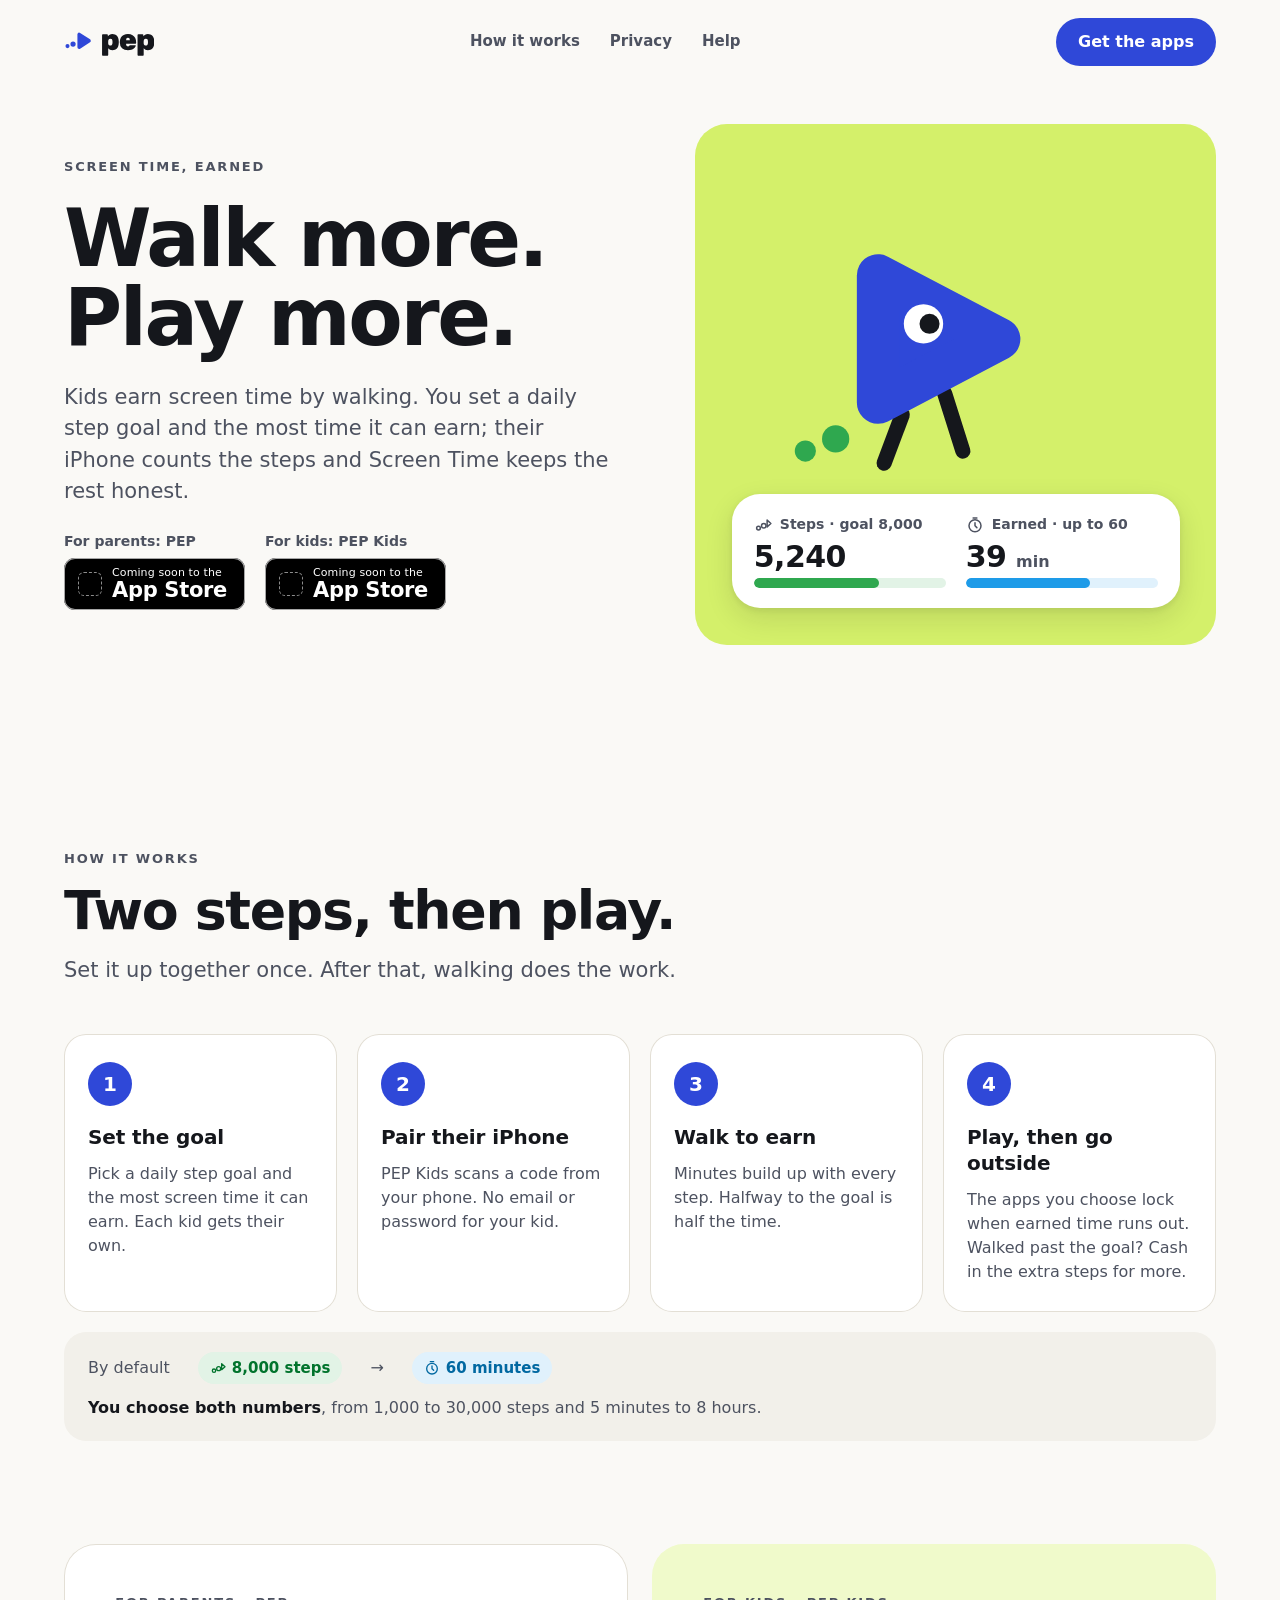
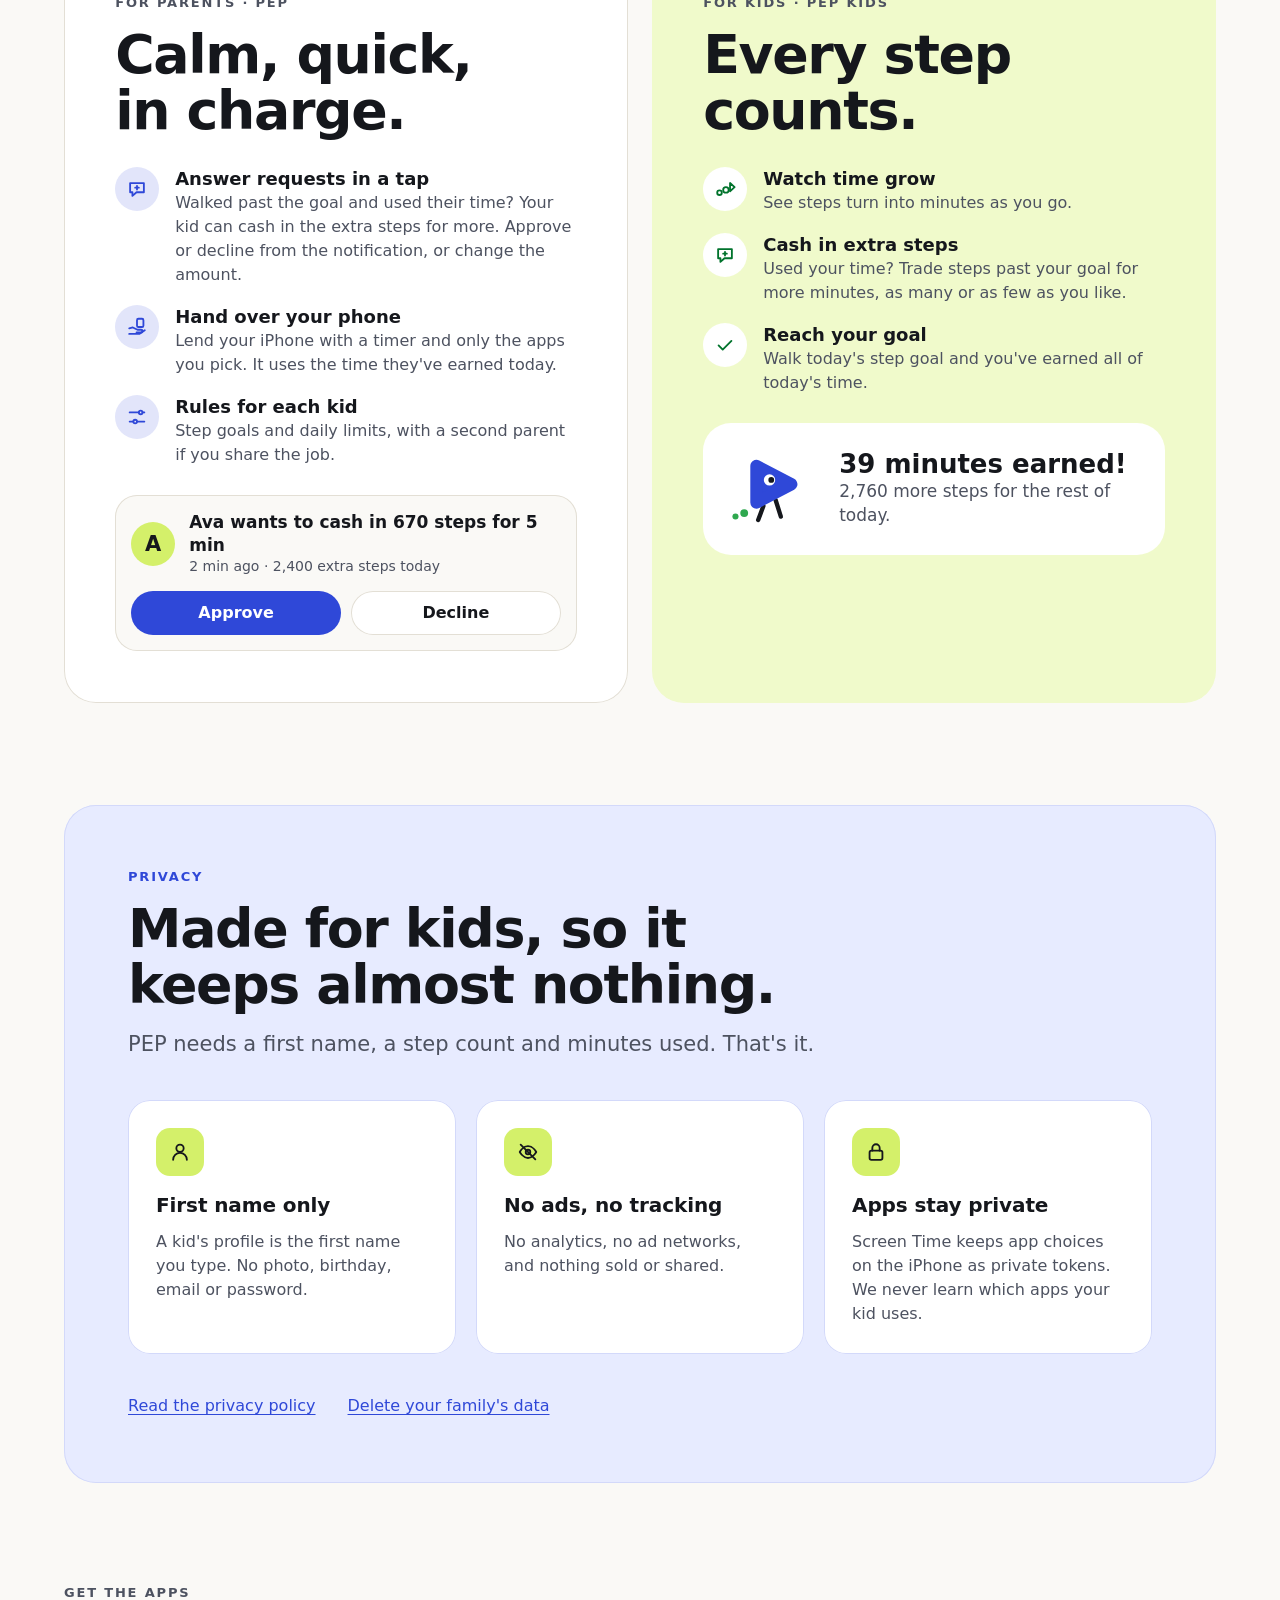
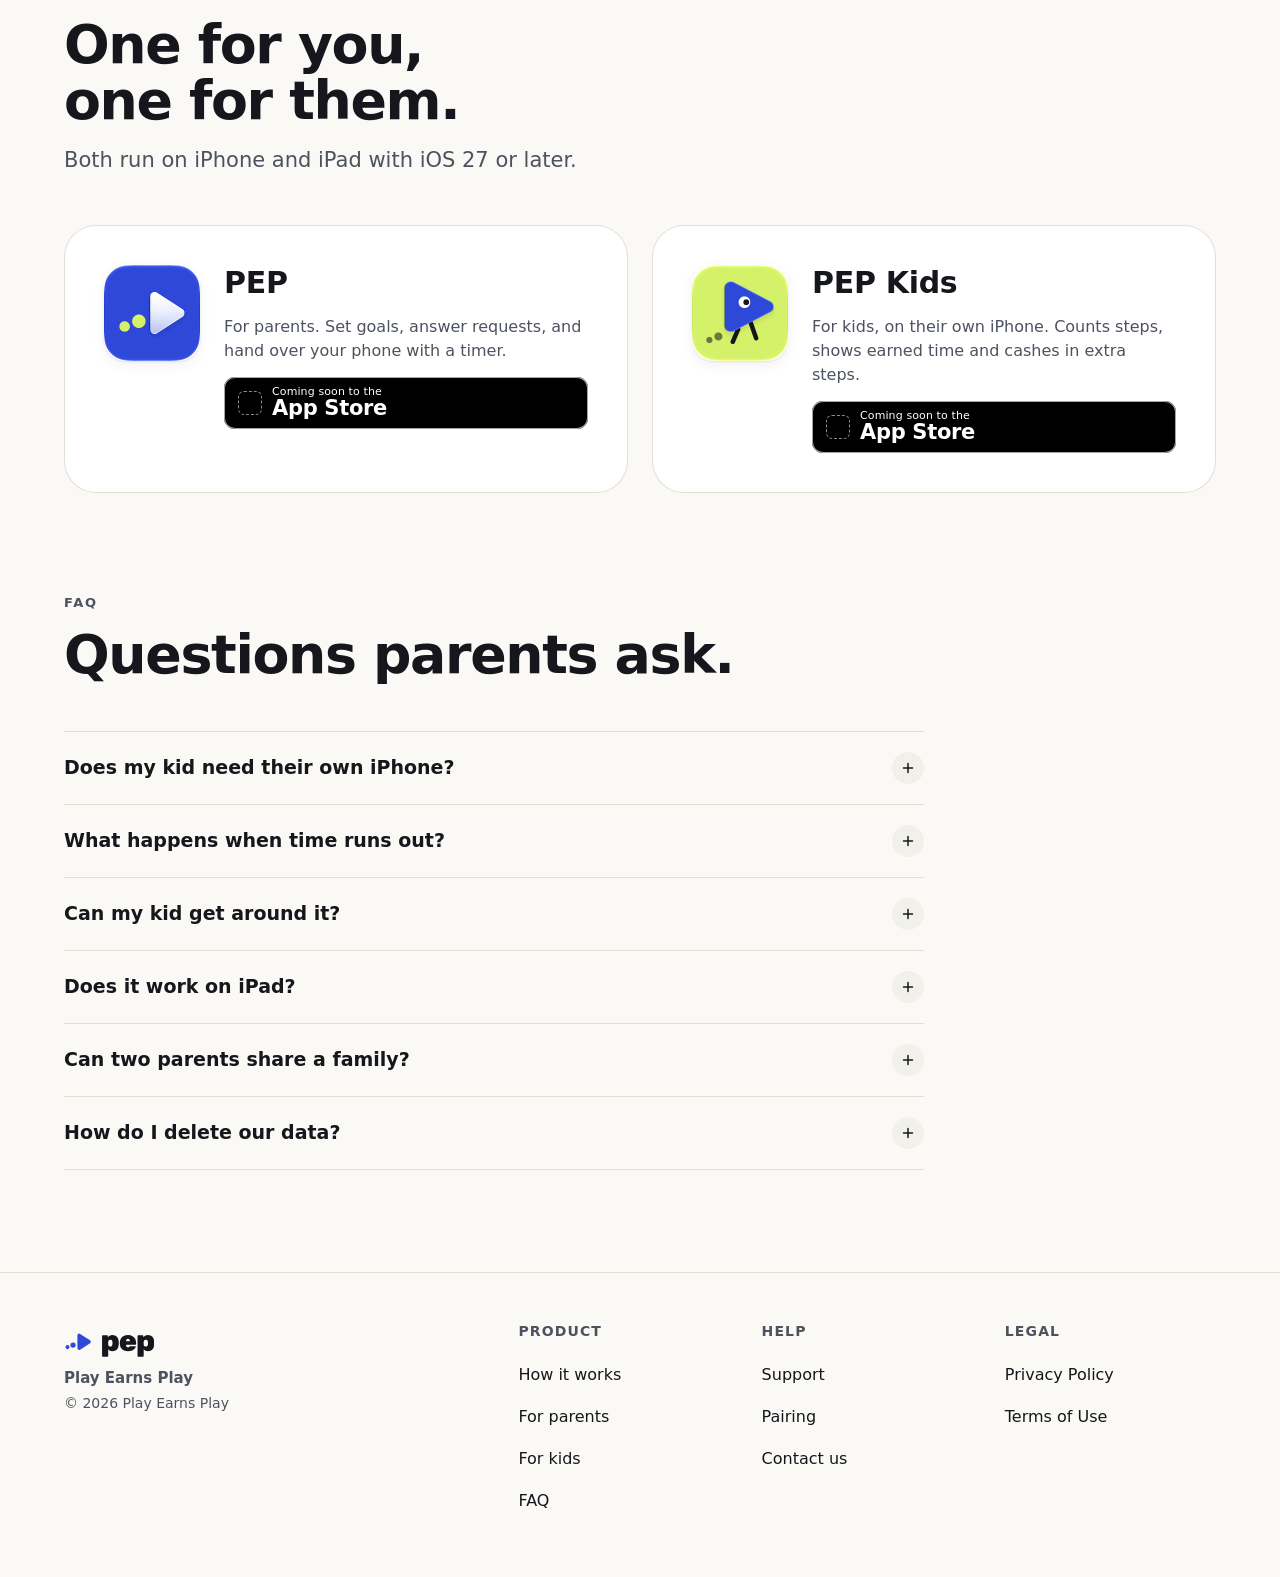
<file: index.html>
<!DOCTYPE html><html lang="en"><head>
<meta charset="utf-8">
<meta name="viewport" content="width=device-width, initial-scale=1">
<title>PEP: Walk more. Play more.</title>
<meta name="description" content="Kids earn screen time by walking. Parents set the goal; the kid's iPhone counts the steps and Screen Time does the rest.">
<meta property="og:title" content="PEP: Walk more. Play more.">
<meta property="og:description" content="Kids earn screen time by walking. Parents set the goal; the kid's iPhone counts the steps and Screen Time does the rest.">
<meta property="og:image" content="https://playearnsplay.com/Images/pep@2x.png">
<meta name="theme-color" content="#FAF9F6">
<meta name="color-scheme" content="light">
<link rel="icon" href="/favicon.svg" type="image/svg+xml">
<link rel="apple-touch-icon" href="/apple-touch-icon.png">
<link rel="stylesheet" href="/css/pep.css">
<link rel="stylesheet" href="/css/site.css">
</head>
<body class="site" data-theme="light">
<header class="wrap hdr">
  <a class="brand" href="/" aria-label="PEP home"><svg class="mark" width="28" height="28" viewBox="0 0 48 48" aria-hidden="true"><circle cx="6" cy="31" r="3.5" fill="var(--pep-mark-steps)"/><circle cx="15.5" cy="27.5" r="4.5" fill="var(--pep-mark-steps)"/><path d="M26 11 L26 33 L43 22 Z" fill="var(--pep-brand)" stroke="var(--pep-brand)" stroke-width="6" stroke-linejoin="round"/></svg><svg class="wm-svg" aria-hidden="true" xmlns="http://www.w3.org/2000/svg" viewBox="49.9 -532 1747.1 724"><path fill="currentColor" d="M78 190Q67.2 190 59.6 182.4Q51.9 174.8 51.9 163.9L51.9 -493.9Q51.9 -504.8 59.6 -512.4Q67.2 -520 78 -520L219.3 -520Q230.1 -520 237.8 -512.4Q245.4 -504.8 245.4 -493.9L245.4 -460.8Q268.8 -490.7 306 -510.3Q343.2 -530 397.1 -530Q443.9 -530 481.5 -516Q519.1 -502 546.9 -473.3Q574.8 -444.6 590.8 -400.9Q606.9 -357.3 609.5 -297.9Q610.5 -277.2 610.5 -260Q610.5 -242.8 609.5 -221.3Q607.7 -165.1 591.6 -121.9Q575.6 -78.7 547.7 -49.6Q519.9 -20.4 481.9 -5.2Q443.9 10 397.1 10Q351.4 10 316.2 -5.7Q280.9 -21.4 257.6 -53.6L257.6 163.9Q257.6 174.8 249.9 182.4Q242.3 190 231.5 190ZM328.6 -146.3Q355.1 -146.3 369.6 -156.9Q384.1 -167.4 390.5 -185.9Q397 -204.3 399 -227.9Q401.6 -260 399 -292.1Q397 -315.7 390.5 -334.1Q384.1 -352.6 369.6 -363.1Q355.1 -373.7 328.6 -373.7Q303.2 -373.7 287.8 -362.9Q272.2 -352.2 265.5 -334Q258.8 -315.9 257.6 -293.6Q256.6 -272.9 256.6 -256.6Q256.6 -240.3 257.6 -218.8Q258.6 -198.3 266.3 -182.1Q274.1 -165.8 289.2 -156.1Q304.4 -146.3 328.6 -146.3ZM917.5 10Q792.9 10 719.2 -54.3Q645.6 -118.6 644.1 -251.7Q643.9 -256.1 643.9 -262.4Q643.9 -268.8 644.1 -272.4Q646.6 -355 680.5 -412.7Q714.4 -470.4 774.9 -500.2Q835.4 -530 916.7 -530Q1009.4 -530 1069.8 -493.7Q1130.2 -457.4 1159.9 -396.6Q1189.7 -335.8 1189.7 -260.6L1189.7 -233.4Q1189.7 -222.6 1182 -215Q1174.2 -207.4 1163.4 -207.4L854.6 -207.4Q854.6 -206.6 854.6 -205Q854.6 -203.4 854.6 -201.4Q854.9 -176.8 861.3 -158.2Q867.8 -139.6 881.6 -129.2Q895.5 -118.7 915.9 -118.7Q928.8 -118.7 937.8 -122.8Q946.8 -126.8 953.7 -133.4Q960.5 -139.9 965.5 -145.5Q974.5 -155.2 980.3 -157.8Q986.1 -160.2 997.9 -160.2L1154.5 -160.2Q1164.3 -160.2 1170.8 -154.3Q1177.3 -148.4 1176.3 -138.6Q1175.3 -120.6 1159.2 -95.2Q1143.1 -69.8 1111.3 -45.8Q1079.5 -21.7 1030.9 -5.8Q982.4 10 917.5 10ZM854.6 -319.4L979.2 -319.4L979.2 -321Q979.2 -348.2 972 -367.1Q964.8 -386 950.7 -395.7Q936.6 -405.4 916.7 -405.4Q896.8 -405.4 882.8 -395.7Q868.8 -386 861.7 -367.1Q854.6 -348.2 854.6 -321ZM1262.6 190Q1251.8 190 1244.1 182.4Q1236.5 174.8 1236.5 163.9L1236.5 -493.9Q1236.5 -504.8 1244.1 -512.4Q1251.8 -520 1262.6 -520L1403.9 -520Q1414.7 -520 1422.3 -512.4Q1429.9 -504.8 1429.9 -493.9L1429.9 -460.8Q1453.3 -490.7 1490.6 -510.3Q1527.8 -530 1581.7 -530Q1628.5 -530 1666.1 -516Q1703.6 -502 1731.5 -473.3Q1759.3 -444.6 1775.4 -400.9Q1791.4 -357.3 1794.1 -297.9Q1795.1 -277.2 1795.1 -260Q1795.1 -242.8 1794.1 -221.3Q1792.2 -165.1 1776.2 -121.9Q1760.1 -78.7 1732.3 -49.6Q1704.4 -20.4 1666.5 -5.2Q1628.5 10 1581.7 10Q1535.9 10 1500.7 -5.7Q1465.5 -21.4 1442.1 -53.6L1442.1 163.9Q1442.1 174.8 1434.5 182.4Q1426.9 190 1416.1 190ZM1513.1 -146.3Q1539.6 -146.3 1554.1 -156.9Q1568.6 -167.4 1575.1 -185.9Q1581.6 -204.3 1583.6 -227.9Q1586.2 -260 1583.6 -292.1Q1581.6 -315.7 1575.1 -334.1Q1568.6 -352.6 1554.1 -363.1Q1539.6 -373.7 1513.1 -373.7Q1487.8 -373.7 1472.3 -362.9Q1456.8 -352.2 1450.1 -334Q1443.3 -315.9 1442.1 -293.6Q1441.1 -272.9 1441.1 -256.6Q1441.1 -240.3 1442.1 -218.8Q1443.1 -198.3 1450.9 -182.1Q1458.6 -165.8 1473.8 -156.1Q1489 -146.3 1513.1 -146.3Z"/></svg></a>
  <nav class="nav" aria-label="Main"><a href="/#how">How it works</a><a href="/privacy">Privacy</a><a href="/support">Help</a></nav>
  <a class="btn" href="/#apps">Get the apps</a>
</header>
<main id="main">
<section class="wrap hero">
  <div class="hero-copy">
    <p class="eyebrow">Screen time, earned</p>
    <h1 class="d1">Walk more. Play more.</h1>
    <p class="lede">Kids earn screen time by walking. You set a daily step goal and the most time it can earn; their iPhone counts the steps and Screen Time keeps the rest honest.</p>
    <div class="badges">
      <div class="get"><span class="get-label">For parents: PEP</span><span class="badge" aria-label="PEP, coming soon to the App Store"><span class="badge-glyph" aria-hidden="true"></span><span class="badge-txt"><small>Coming soon to the</small><b>App Store</b></span></span></div>
      <div class="get"><span class="get-label">For kids: PEP Kids</span><span class="badge" aria-label="PEP Kids, coming soon to the App Store"><span class="badge-glyph" aria-hidden="true"></span><span class="badge-txt"><small>Coming soon to the</small><b>App Store</b></span></span></div>
    </div>
  </div>
  <figure class="hero-art">
    <svg class="pip" viewBox="0 0 110 100" aria-hidden="true"><circle cx="12" cy="82" r="3.5" fill="var(--pep-steps)"/><circle cx="22" cy="78" r="4.5" fill="var(--pep-steps)"/><g stroke="var(--pep-pip-legs)" stroke-width="5" stroke-linecap="round"><line x1="44" y1="70" x2="38" y2="86"/><line x1="58" y1="63" x2="64" y2="82"/></g><path d="M36 24 L36 66 L76 45 Z" fill="var(--pep-pip)" stroke="var(--pep-pip)" stroke-width="14" stroke-linejoin="round"/><circle cx="51" cy="40" r="6.5" fill="var(--pep-pip-eye)"/><circle cx="53" cy="40" r="3.3" fill="var(--pep-pip-pupil)"/></svg>
    <figcaption class="hero-card kid" aria-label="Example: Ava has walked 5,240 of 8,000 steps and earned 39 of 60 minutes today.">
      <div class="stat">
        <span class="stat-top"><svg width="18" height="18" viewBox="0 0 24 24" fill="none" stroke="currentColor" stroke-width="2" stroke-linecap="round" stroke-linejoin="round" aria-hidden="true"><circle cx='6' cy='16' r='2.5'/><circle cx='13' cy='13' r='3'/><path d='M17.5 5.5v9l5-4.5z'/></svg> Steps · goal 8,000</span>
        <span class="stat-val">5,240</span>
        <span class="bar" aria-hidden="true"><i style="width: 65%"></i></span>
      </div>
      <div class="stat">
        <span class="stat-top"><svg width="18" height="18" viewBox="0 0 24 24" fill="none" stroke="currentColor" stroke-width="2" stroke-linecap="round" stroke-linejoin="round" aria-hidden="true"><circle cx='12' cy='13' r='8'/><path d='M12 9v4l2.5 2.5M9.5 2.5h5'/></svg> Earned · up to 60</span>
        <span class="stat-val">39 <span>min</span></span>
        <span class="bar earned" aria-hidden="true"><i style="width: 65%"></i></span>
      </div>
    </figcaption>
  </figure>
</section>
<section class="wrap section" id="how" aria-labelledby="how-title">
  <div class="section-head">
    <p class="eyebrow">How it works</p>
    <h2 class="d2" id="how-title">Two steps, then play.</h2>
    <p class="lede">Set it up together once. After that, walking does the work.</p>
  </div>
  <ol class="how">
    <li><span class="how-n">1</span><h3 class="t2">Set the goal</h3><p>Pick a daily step goal and the most screen time it can earn. Each kid gets their own.</p></li>
    <li><span class="how-n">2</span><h3 class="t2">Pair their iPhone</h3><p>PEP Kids scans a code from your phone. No email or password for your kid.</p></li>
    <li><span class="how-n">3</span><h3 class="t2">Walk to earn</h3><p>Minutes build up with every step. Halfway to the goal is half the time.</p></li>
    <li><span class="how-n">4</span><h3 class="t2">Play, then go outside</h3><p>The apps you choose lock when earned time runs out. Walked past the goal? Cash in the extra steps for more.</p></li>
  </ol>
  <p class="formula">
    <span>By default</span>
    <span class="chip chip-steps"><svg width="16" height="16" viewBox="0 0 24 24" fill="none" stroke="currentColor" stroke-width="2" stroke-linecap="round" stroke-linejoin="round" aria-hidden="true"><circle cx='6' cy='16' r='2.5'/><circle cx='13' cy='13' r='3'/><path d='M17.5 5.5v9l5-4.5z'/></svg> 8,000 steps</span>
    <span aria-hidden="true">→</span>
    <span class="chip chip-earned"><svg width="16" height="16" viewBox="0 0 24 24" fill="none" stroke="currentColor" stroke-width="2" stroke-linecap="round" stroke-linejoin="round" aria-hidden="true"><circle cx='12' cy='13' r='8'/><path d='M12 9v4l2.5 2.5M9.5 2.5h5'/></svg> 60 minutes</span>
    <span><b>You choose both numbers</b>, from 1,000 to 30,000 steps and 5 minutes to 8 hours.</span>
  </p>
</section>
<section class="wrap section" aria-label="For parents and kids">
  <div class="split">
    <article class="aud aud-parent" id="parents">
      <div class="section-head" style="margin: 0">
        <p class="eyebrow">For parents · PEP</p>
        <h2 class="d2">Calm, quick, in charge.</h2>
      </div>
      <ul class="feat">
        <li><span class="feat-i"><svg width="22" height="22" viewBox="0 0 24 24" fill="none" stroke="currentColor" stroke-width="2" stroke-linecap="round" stroke-linejoin="round" aria-hidden="true"><path d='M4.5 5.5h15v10h-8l-4.5 4v-4h-2.5z'/><path d='M12 8.5v4M10 10.5h4'/></svg></span><div><b>Answer requests in a tap</b><span>Walked past the goal and used their time? Your kid can cash in the extra steps for more. Approve or decline from the notification, or change the amount.</span></div></li>
        <li><span class="feat-i"><svg width="22" height="22" viewBox="0 0 24 24" fill="none" stroke="currentColor" stroke-width="2" stroke-linecap="round" stroke-linejoin="round" aria-hidden="true"><path d='M3.5 13.5l4-1 5 2.5h4a1.5 1.5 0 0 1 0 3h-5'/><path d='M3.5 19.5h11l6-4'/><rect x='12' y='3' width='7' height='9' rx='1.5'/></svg></span><div><b>Hand over your phone</b><span>Lend your iPhone with a timer and only the apps you pick. It uses the time they've earned today.</span></div></li>
        <li><span class="feat-i"><svg width="22" height="22" viewBox="0 0 24 24" fill="none" stroke="currentColor" stroke-width="2" stroke-linecap="round" stroke-linejoin="round" aria-hidden="true"><path d='M4 7h10M18 7h2M4 17h4M12 17h8'/><circle cx='16' cy='7' r='2'/><circle cx='10' cy='17' r='2'/></svg></span><div><b>Rules for each kid</b><span>Step goals and daily limits, with a second parent if you share the job.</span></div></li>
      </ul>
      <div class="mock" aria-hidden="true">
        <div class="mock-row">
          <span class="ava" style="background: var(--pep-lime)">A</span>
          <span class="mock-t"><b>Ava wants to cash in 670 steps for 5 min</b><span>2 min ago · 2,400 extra steps today</span></span>
        </div>
        <div class="mock-acts"><span class="mock-btn">Approve</span><span class="mock-btn quiet">Decline</span></div>
      </div>
    </article>
    <article class="aud aud-kids" id="kids">
      <div class="section-head" style="margin: 0">
        <p class="eyebrow">For kids · PEP Kids</p>
        <h2 class="d2">Every step counts.</h2>
      </div>
      <ul class="feat">
        <li><span class="feat-i"><svg width="22" height="22" viewBox="0 0 24 24" fill="none" stroke="currentColor" stroke-width="2" stroke-linecap="round" stroke-linejoin="round" aria-hidden="true"><circle cx='6' cy='16' r='2.5'/><circle cx='13' cy='13' r='3'/><path d='M17.5 5.5v9l5-4.5z'/></svg></span><div><b>Watch time grow</b><span>See steps turn into minutes as you go.</span></div></li>
        <li><span class="feat-i"><svg width="22" height="22" viewBox="0 0 24 24" fill="none" stroke="currentColor" stroke-width="2" stroke-linecap="round" stroke-linejoin="round" aria-hidden="true"><path d='M4.5 5.5h15v10h-8l-4.5 4v-4h-2.5z'/><path d='M12 8.5v4M10 10.5h4'/></svg></span><div><b>Cash in extra steps</b><span>Used your time? Trade steps past your goal for more minutes, as many or as few as you like.</span></div></li>
        <li><span class="feat-i"><svg width="22" height="22" viewBox="0 0 24 24" fill="none" stroke="currentColor" stroke-width="2" stroke-linecap="round" stroke-linejoin="round" aria-hidden="true"><path d='M5 12.5l4.5 4.5L19 7.5'/></svg></span><div><b>Reach your goal</b><span>Walk today's step goal and you've earned all of today's time.</span></div></li>
      </ul>
      <div class="kidcard" aria-hidden="true">
        <svg class="pip-s" viewBox="0 0 110 100" aria-hidden="true"><circle cx="12" cy="82" r="3.5" fill="var(--pep-steps)"/><circle cx="22" cy="78" r="4.5" fill="var(--pep-steps)"/><g stroke="var(--pep-pip-legs)" stroke-width="5" stroke-linecap="round"><line x1="44" y1="70" x2="38" y2="86"/><line x1="58" y1="63" x2="64" y2="82"/></g><path d="M36 24 L36 66 L76 45 Z" fill="var(--pep-pip)" stroke="var(--pep-pip)" stroke-width="14" stroke-linejoin="round"/><circle cx="51" cy="40" r="6.5" fill="var(--pep-pip-eye)"/><circle cx="53" cy="40" r="3.3" fill="var(--pep-pip-pupil)"/></svg>
        <div><b>39 minutes earned!</b><span>2,760 more steps for the rest of today.</span></div>
      </div>
    </article>
  </div>
</section>
<section class="wrap section" id="privacy" aria-labelledby="privacy-title">
  <div class="band">
    <div class="section-head" style="margin: 0">
      <p class="eyebrow">Privacy</p>
      <h2 class="d2" id="privacy-title">Made for kids, so it keeps almost nothing.</h2>
      <p class="lede">PEP needs a first name, a step count and minutes used. That's it.</p>
    </div>
    <ul class="pgrid">
      <li><span class="pi"><svg width="22" height="22" viewBox="0 0 24 24" fill="none" stroke="currentColor" stroke-width="2" stroke-linecap="round" stroke-linejoin="round" aria-hidden="true"><circle cx='12' cy='8' r='4'/><path d='M4.5 20.5a7.5 7.5 0 0 1 15 0'/></svg></span><h3 class="t2">First name only</h3><p>A kid's profile is the first name you type. No photo, birthday, email or password.</p></li>
      <li><span class="pi"><svg width="22" height="22" viewBox="0 0 24 24" fill="none" stroke="currentColor" stroke-width="2" stroke-linecap="round" stroke-linejoin="round" aria-hidden="true"><path d='M3 12s3.5-6.5 9-6.5S21 12 21 12s-3.5 6.5-9 6.5S3 12 3 12z'/><circle cx='12' cy='12' r='2.5'/><path d='M4 4l16 16'/></svg></span><h3 class="t2">No ads, no tracking</h3><p>No analytics, no ad networks, and nothing sold or shared.</p></li>
      <li><span class="pi"><svg width="22" height="22" viewBox="0 0 24 24" fill="none" stroke="currentColor" stroke-width="2" stroke-linecap="round" stroke-linejoin="round" aria-hidden="true"><rect x='5' y='10.5' width='14' height='10' rx='2'/><path d='M8 10.5V7.5a4 4 0 0 1 8 0v3'/></svg></span><h3 class="t2">Apps stay private</h3><p>Screen Time keeps app choices on the iPhone as private tokens. We never learn which apps your kid uses.</p></li>
    </ul>
    <p class="band-foot"><a href="/privacy">Read the privacy policy</a><a href="/support#your-account-and-data">Delete your family's data</a></p>
  </div>
</section>
<section class="wrap section" id="apps" aria-labelledby="apps-title">
  <div class="section-head">
    <p class="eyebrow">Get the apps</p>
    <h2 class="d2" id="apps-title">One for you, one for them.</h2>
    <p class="lede">Both run on iPhone and iPad with iOS 27 or later.</p>
  </div>
  <div class="apps">
    <article class="appcard">
      <img class="appicon" src="/Images/pep.png" srcset="/Images/pep@2x.png 2x" width="96" height="96" alt="">
      <div class="appcard-body">
        <h3 class="t1">PEP</h3>
        <p class="body-2">For parents. Set goals, answer requests, and hand over your phone with a timer.</p>
        <span class="badge" aria-label="PEP, coming soon to the App Store"><span class="badge-glyph" aria-hidden="true"></span><span class="badge-txt"><small>Coming soon to the</small><b>App Store</b></span></span>
      </div>
    </article>
    <article class="appcard">
      <img class="appicon" src="/Images/pepkids.png" srcset="/Images/pepkids@2x.png 2x" width="96" height="96" alt="">
      <div class="appcard-body">
        <h3 class="t1">PEP Kids</h3>
        <p class="body-2">For kids, on their own iPhone. Counts steps, shows earned time and cashes in extra steps.</p>
        <span class="badge" aria-label="PEP Kids, coming soon to the App Store"><span class="badge-glyph" aria-hidden="true"></span><span class="badge-txt"><small>Coming soon to the</small><b>App Store</b></span></span>
      </div>
    </article>
  </div>
</section>
<section class="wrap section" id="faq" aria-labelledby="faq-title">
  <div class="section-head">
    <p class="eyebrow">FAQ</p>
    <h2 class="d2" id="faq-title">Questions parents ask.</h2>
  </div>
  <div class="faq">
<details><summary>Does my kid need their own iPhone?<span class="plus"><svg width="18" height="18" viewBox="0 0 24 24" fill="none" stroke="currentColor" stroke-width="2" stroke-linecap="round" stroke-linejoin="round" aria-hidden="true"><path d='M12 6v12M6 12h12'/></svg></span></summary><div class="ans"><p>PEP Kids runs on your kid's iPhone, where it counts steps and limits apps through Screen Time. No phone of their own? Hand over yours from PEP, with a timer and only the apps you choose.</p></div></details>
<details><summary>What happens when time runs out?<span class="plus"><svg width="18" height="18" viewBox="0 0 24 24" fill="none" stroke="currentColor" stroke-width="2" stroke-linecap="round" stroke-linejoin="round" aria-hidden="true"><path d='M12 6v12M6 12h12'/></svg></span></summary><div class="ans"><p>The apps you chose show a screen saying time's up. If your kid walked past their step goal, they can cash in those extra steps for more minutes, and you approve, decline or change the amount from your phone.</p><p>Approved minutes are added to today's time straight away. Extra steps that aren't cashed in expire at midnight.</p></div></details>
<details><summary>Can my kid get around it?<span class="plus"><svg width="18" height="18" viewBox="0 0 24 24" fill="none" stroke="currentColor" stroke-width="2" stroke-linecap="round" stroke-linejoin="round" aria-hidden="true"><path d='M12 6v12M6 12h12'/></svg></span></summary><div class="ans"><p>Limits are enforced by Apple's Screen Time, and changing PEP's settings on your kid's phone needs your grown-up PIN.</p></div></details>
<details><summary>Does it work on iPad?<span class="plus"><svg width="18" height="18" viewBox="0 0 24 24" fill="none" stroke="currentColor" stroke-width="2" stroke-linecap="round" stroke-linejoin="round" aria-hidden="true"><path d='M12 6v12M6 12h12'/></svg></span></summary><div class="ans"><p>Yes, both apps run on iPad. An iPad can't count steps itself, so PEP Kids on iPad only knows the steps Health has from another device.</p></div></details>
<details><summary>Can two parents share a family?<span class="plus"><svg width="18" height="18" viewBox="0 0 24 24" fill="none" stroke="currentColor" stroke-width="2" stroke-linecap="round" stroke-linejoin="round" aria-hidden="true"><path d='M12 6v12M6 12h12'/></svg></span></summary><div class="ans"><p>Yes. In PEP, open Settings and invite another parent. They get a link to join, and you both see every kid and answer requests.</p></div></details>
<details><summary>How do I delete our data?<span class="plus"><svg width="18" height="18" viewBox="0 0 24 24" fill="none" stroke="currentColor" stroke-width="2" stroke-linecap="round" stroke-linejoin="round" aria-hidden="true"><path d='M12 6v12M6 12h12'/></svg></span></summary><div class="ans"><p>In PEP, open Settings and tap Delete Account. If you're the only parent, that deletes the whole family, including every kid's record. <a href="/support#your-account-and-data">More about your data</a>.</p></div></details>
  </div>
</section>
</main>
<footer class="wrap ftr">
  <div class="lockup">
    <span class="brand"><svg class="mark" width="28" height="28" viewBox="0 0 48 48" aria-hidden="true"><circle cx="6" cy="31" r="3.5" fill="var(--pep-mark-steps)"/><circle cx="15.5" cy="27.5" r="4.5" fill="var(--pep-mark-steps)"/><path d="M26 11 L26 33 L43 22 Z" fill="var(--pep-brand)" stroke="var(--pep-brand)" stroke-width="6" stroke-linejoin="round"/></svg><svg class="wm-svg" aria-hidden="true" xmlns="http://www.w3.org/2000/svg" viewBox="49.9 -532 1747.1 724"><path fill="currentColor" d="M78 190Q67.2 190 59.6 182.4Q51.9 174.8 51.9 163.9L51.9 -493.9Q51.9 -504.8 59.6 -512.4Q67.2 -520 78 -520L219.3 -520Q230.1 -520 237.8 -512.4Q245.4 -504.8 245.4 -493.9L245.4 -460.8Q268.8 -490.7 306 -510.3Q343.2 -530 397.1 -530Q443.9 -530 481.5 -516Q519.1 -502 546.9 -473.3Q574.8 -444.6 590.8 -400.9Q606.9 -357.3 609.5 -297.9Q610.5 -277.2 610.5 -260Q610.5 -242.8 609.5 -221.3Q607.7 -165.1 591.6 -121.9Q575.6 -78.7 547.7 -49.6Q519.9 -20.4 481.9 -5.2Q443.9 10 397.1 10Q351.4 10 316.2 -5.7Q280.9 -21.4 257.6 -53.6L257.6 163.9Q257.6 174.8 249.9 182.4Q242.3 190 231.5 190ZM328.6 -146.3Q355.1 -146.3 369.6 -156.9Q384.1 -167.4 390.5 -185.9Q397 -204.3 399 -227.9Q401.6 -260 399 -292.1Q397 -315.7 390.5 -334.1Q384.1 -352.6 369.6 -363.1Q355.1 -373.7 328.6 -373.7Q303.2 -373.7 287.8 -362.9Q272.2 -352.2 265.5 -334Q258.8 -315.9 257.6 -293.6Q256.6 -272.9 256.6 -256.6Q256.6 -240.3 257.6 -218.8Q258.6 -198.3 266.3 -182.1Q274.1 -165.8 289.2 -156.1Q304.4 -146.3 328.6 -146.3ZM917.5 10Q792.9 10 719.2 -54.3Q645.6 -118.6 644.1 -251.7Q643.9 -256.1 643.9 -262.4Q643.9 -268.8 644.1 -272.4Q646.6 -355 680.5 -412.7Q714.4 -470.4 774.9 -500.2Q835.4 -530 916.7 -530Q1009.4 -530 1069.8 -493.7Q1130.2 -457.4 1159.9 -396.6Q1189.7 -335.8 1189.7 -260.6L1189.7 -233.4Q1189.7 -222.6 1182 -215Q1174.2 -207.4 1163.4 -207.4L854.6 -207.4Q854.6 -206.6 854.6 -205Q854.6 -203.4 854.6 -201.4Q854.9 -176.8 861.3 -158.2Q867.8 -139.6 881.6 -129.2Q895.5 -118.7 915.9 -118.7Q928.8 -118.7 937.8 -122.8Q946.8 -126.8 953.7 -133.4Q960.5 -139.9 965.5 -145.5Q974.5 -155.2 980.3 -157.8Q986.1 -160.2 997.9 -160.2L1154.5 -160.2Q1164.3 -160.2 1170.8 -154.3Q1177.3 -148.4 1176.3 -138.6Q1175.3 -120.6 1159.2 -95.2Q1143.1 -69.8 1111.3 -45.8Q1079.5 -21.7 1030.9 -5.8Q982.4 10 917.5 10ZM854.6 -319.4L979.2 -319.4L979.2 -321Q979.2 -348.2 972 -367.1Q964.8 -386 950.7 -395.7Q936.6 -405.4 916.7 -405.4Q896.8 -405.4 882.8 -395.7Q868.8 -386 861.7 -367.1Q854.6 -348.2 854.6 -321ZM1262.6 190Q1251.8 190 1244.1 182.4Q1236.5 174.8 1236.5 163.9L1236.5 -493.9Q1236.5 -504.8 1244.1 -512.4Q1251.8 -520 1262.6 -520L1403.9 -520Q1414.7 -520 1422.3 -512.4Q1429.9 -504.8 1429.9 -493.9L1429.9 -460.8Q1453.3 -490.7 1490.6 -510.3Q1527.8 -530 1581.7 -530Q1628.5 -530 1666.1 -516Q1703.6 -502 1731.5 -473.3Q1759.3 -444.6 1775.4 -400.9Q1791.4 -357.3 1794.1 -297.9Q1795.1 -277.2 1795.1 -260Q1795.1 -242.8 1794.1 -221.3Q1792.2 -165.1 1776.2 -121.9Q1760.1 -78.7 1732.3 -49.6Q1704.4 -20.4 1666.5 -5.2Q1628.5 10 1581.7 10Q1535.9 10 1500.7 -5.7Q1465.5 -21.4 1442.1 -53.6L1442.1 163.9Q1442.1 174.8 1434.5 182.4Q1426.9 190 1416.1 190ZM1513.1 -146.3Q1539.6 -146.3 1554.1 -156.9Q1568.6 -167.4 1575.1 -185.9Q1581.6 -204.3 1583.6 -227.9Q1586.2 -260 1583.6 -292.1Q1581.6 -315.7 1575.1 -334.1Q1568.6 -352.6 1554.1 -363.1Q1539.6 -373.7 1513.1 -373.7Q1487.8 -373.7 1472.3 -362.9Q1456.8 -352.2 1450.1 -334Q1443.3 -315.9 1442.1 -293.6Q1441.1 -272.9 1441.1 -256.6Q1441.1 -240.3 1442.1 -218.8Q1443.1 -198.3 1450.9 -182.1Q1458.6 -165.8 1473.8 -156.1Q1489 -146.3 1513.1 -146.3Z"/></svg></span>
    <small>Play Earns Play</small>
    <p class="caption">© 2026 Play Earns Play</p>
  </div>
  <div>
    <h3>Product</h3>
    <ul>
      <li><a href="/#how">How it works</a></li>
      <li><a href="/#parents">For parents</a></li>
      <li><a href="/#kids">For kids</a></li>
      <li><a href="/#faq">FAQ</a></li>
    </ul>
  </div>
  <div>
    <h3>Help</h3>
    <ul>
      <li><a href="/support">Support</a></li>
      <li><a href="/support#pairing-a-kids-iphone">Pairing</a></li>
      <li><a href="mailto:support@playearnsplay.com">Contact us</a></li>
    </ul>
  </div>
  <div>
    <h3>Legal</h3>
    <ul>
      <li><a href="/privacy">Privacy Policy</a></li>
      <li><a href="/terms">Terms of Use</a></li>
    </ul>
  </div>
</footer>
</body></html>
</file>
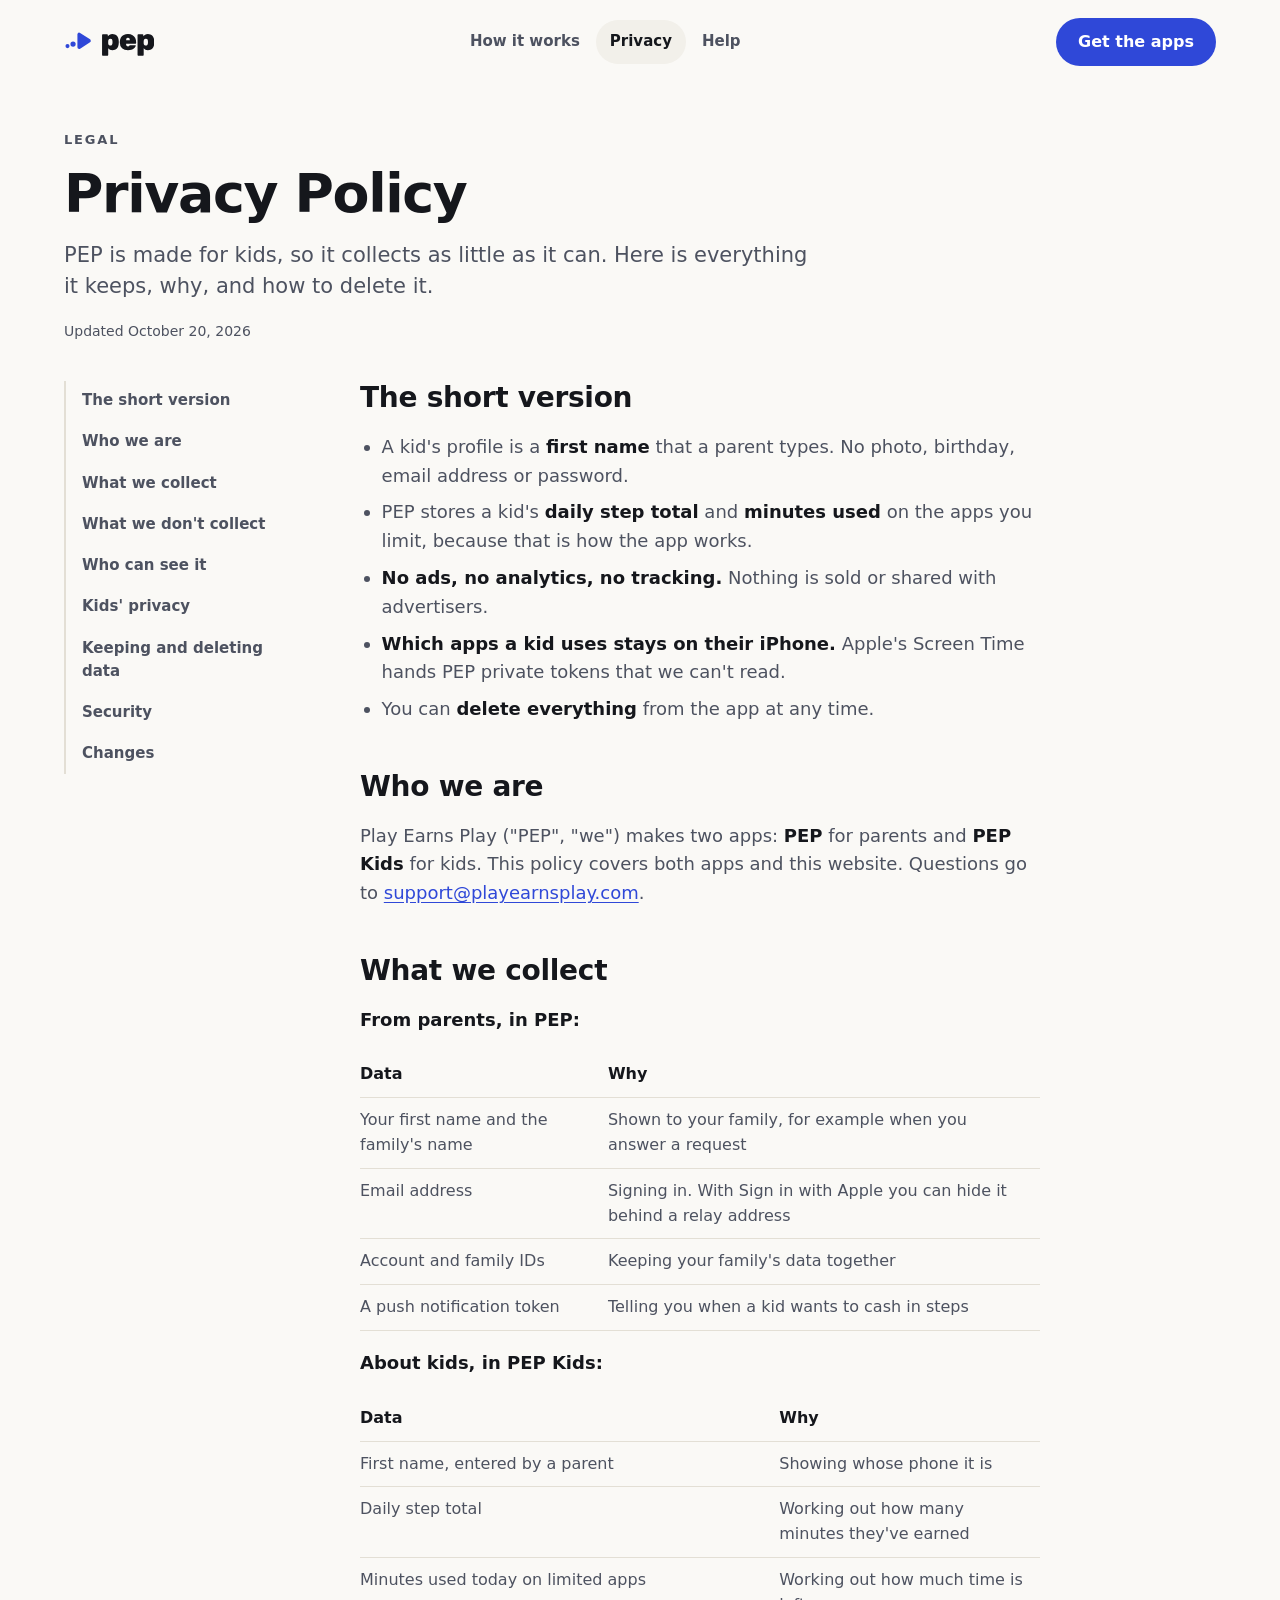
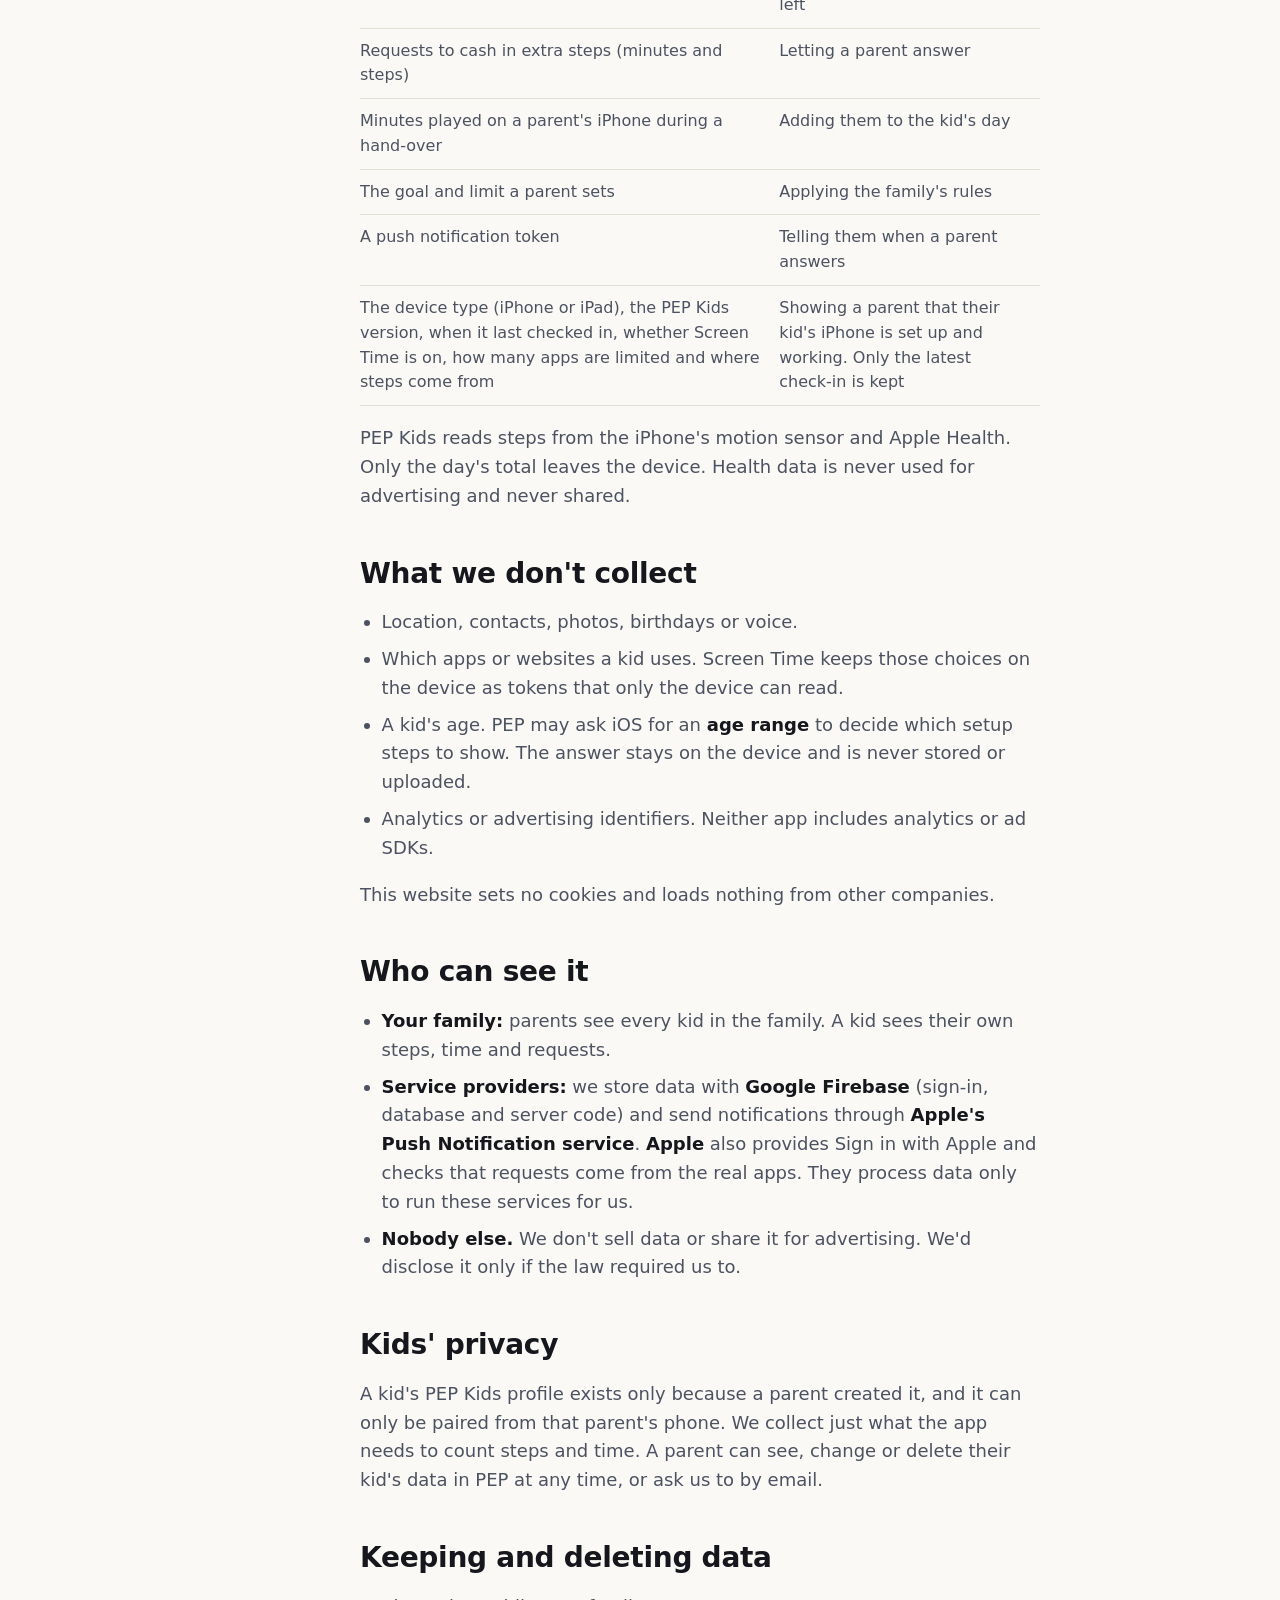
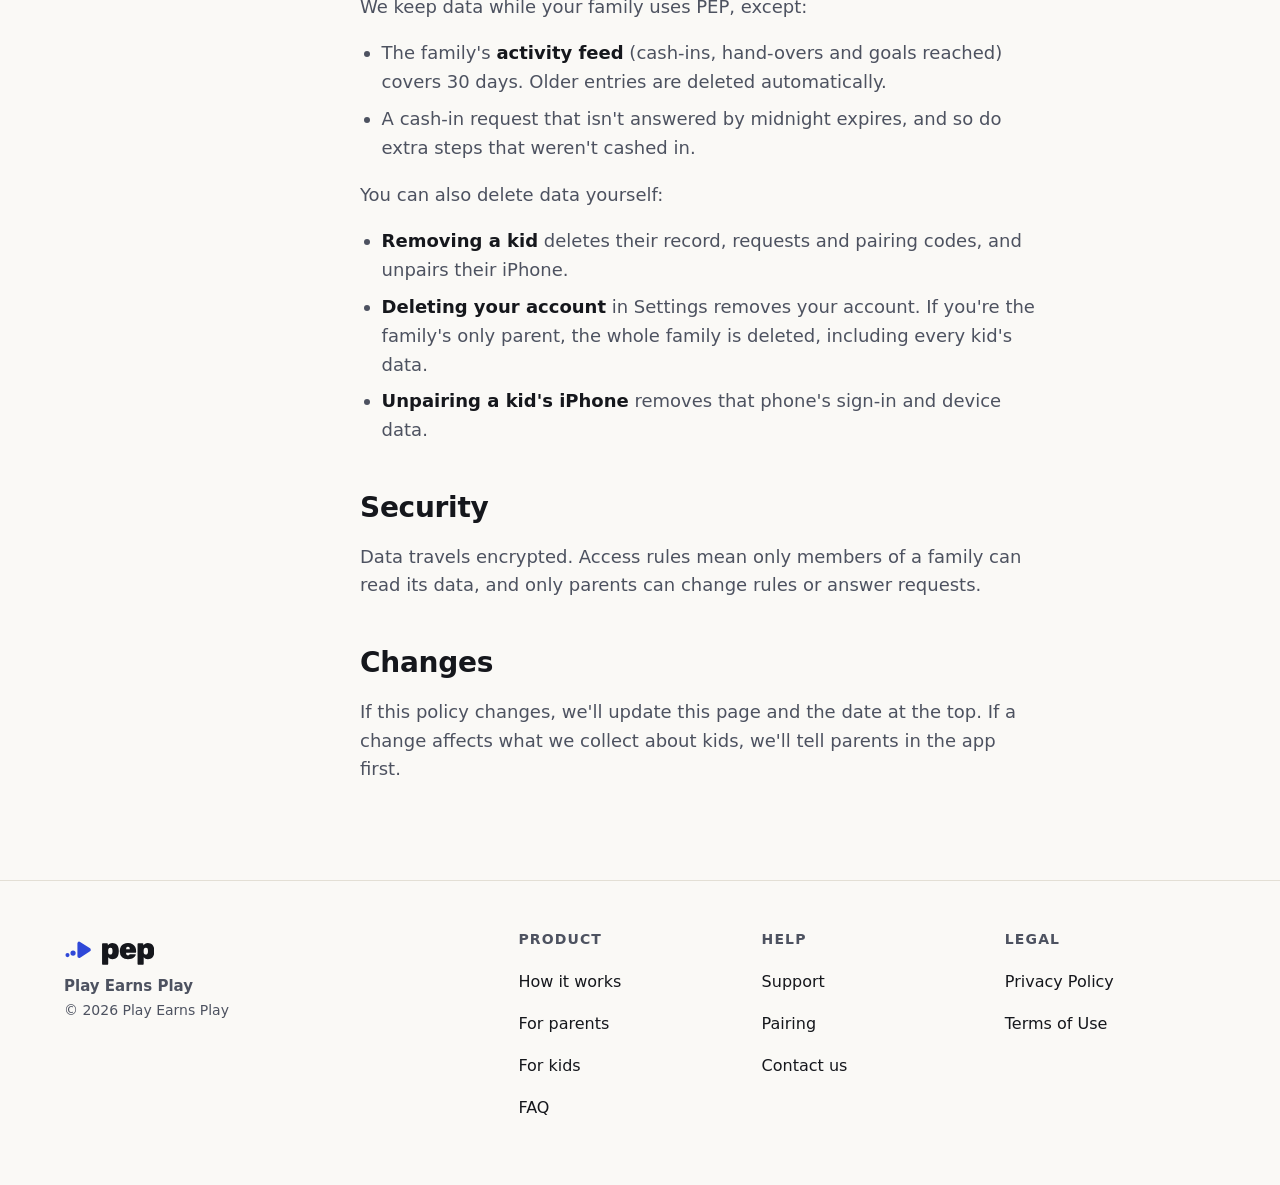
<file: privacy/index.html>
<!DOCTYPE html><html lang="en"><head>
<meta charset="utf-8">
<meta name="viewport" content="width=device-width, initial-scale=1">
<title>Privacy Policy · PEP</title>
<meta name="description" content="PEP is made for kids, so it collects as little as it can. Here is everything it keeps, why, and how to delete it.">
<meta property="og:title" content="Privacy Policy · PEP">
<meta property="og:description" content="PEP is made for kids, so it collects as little as it can. Here is everything it keeps, why, and how to delete it.">
<meta property="og:image" content="https://playearnsplay.com/Images/pep@2x.png">
<meta name="theme-color" content="#FAF9F6">
<meta name="color-scheme" content="light">
<link rel="icon" href="/favicon.svg" type="image/svg+xml">
<link rel="apple-touch-icon" href="/apple-touch-icon.png">
<link rel="stylesheet" href="/css/pep.css">
<link rel="stylesheet" href="/css/site.css">
</head>
<body class="site" data-theme="light">
<header class="wrap hdr">
  <a class="brand" href="/" aria-label="PEP home"><svg class="mark" width="28" height="28" viewBox="0 0 48 48" aria-hidden="true"><circle cx="6" cy="31" r="3.5" fill="var(--pep-mark-steps)"/><circle cx="15.5" cy="27.5" r="4.5" fill="var(--pep-mark-steps)"/><path d="M26 11 L26 33 L43 22 Z" fill="var(--pep-brand)" stroke="var(--pep-brand)" stroke-width="6" stroke-linejoin="round"/></svg><svg class="wm-svg" aria-hidden="true" xmlns="http://www.w3.org/2000/svg" viewBox="49.9 -532 1747.1 724"><path fill="currentColor" d="M78 190Q67.2 190 59.6 182.4Q51.9 174.8 51.9 163.9L51.9 -493.9Q51.9 -504.8 59.6 -512.4Q67.2 -520 78 -520L219.3 -520Q230.1 -520 237.8 -512.4Q245.4 -504.8 245.4 -493.9L245.4 -460.8Q268.8 -490.7 306 -510.3Q343.2 -530 397.1 -530Q443.9 -530 481.5 -516Q519.1 -502 546.9 -473.3Q574.8 -444.6 590.8 -400.9Q606.9 -357.3 609.5 -297.9Q610.5 -277.2 610.5 -260Q610.5 -242.8 609.5 -221.3Q607.7 -165.1 591.6 -121.9Q575.6 -78.7 547.7 -49.6Q519.9 -20.4 481.9 -5.2Q443.9 10 397.1 10Q351.4 10 316.2 -5.7Q280.9 -21.4 257.6 -53.6L257.6 163.9Q257.6 174.8 249.9 182.4Q242.3 190 231.5 190ZM328.6 -146.3Q355.1 -146.3 369.6 -156.9Q384.1 -167.4 390.5 -185.9Q397 -204.3 399 -227.9Q401.6 -260 399 -292.1Q397 -315.7 390.5 -334.1Q384.1 -352.6 369.6 -363.1Q355.1 -373.7 328.6 -373.7Q303.2 -373.7 287.8 -362.9Q272.2 -352.2 265.5 -334Q258.8 -315.9 257.6 -293.6Q256.6 -272.9 256.6 -256.6Q256.6 -240.3 257.6 -218.8Q258.6 -198.3 266.3 -182.1Q274.1 -165.8 289.2 -156.1Q304.4 -146.3 328.6 -146.3ZM917.5 10Q792.9 10 719.2 -54.3Q645.6 -118.6 644.1 -251.7Q643.9 -256.1 643.9 -262.4Q643.9 -268.8 644.1 -272.4Q646.6 -355 680.5 -412.7Q714.4 -470.4 774.9 -500.2Q835.4 -530 916.7 -530Q1009.4 -530 1069.8 -493.7Q1130.2 -457.4 1159.9 -396.6Q1189.7 -335.8 1189.7 -260.6L1189.7 -233.4Q1189.7 -222.6 1182 -215Q1174.2 -207.4 1163.4 -207.4L854.6 -207.4Q854.6 -206.6 854.6 -205Q854.6 -203.4 854.6 -201.4Q854.9 -176.8 861.3 -158.2Q867.8 -139.6 881.6 -129.2Q895.5 -118.7 915.9 -118.7Q928.8 -118.7 937.8 -122.8Q946.8 -126.8 953.7 -133.4Q960.5 -139.9 965.5 -145.5Q974.5 -155.2 980.3 -157.8Q986.1 -160.2 997.9 -160.2L1154.5 -160.2Q1164.3 -160.2 1170.8 -154.3Q1177.3 -148.4 1176.3 -138.6Q1175.3 -120.6 1159.2 -95.2Q1143.1 -69.8 1111.3 -45.8Q1079.5 -21.7 1030.9 -5.8Q982.4 10 917.5 10ZM854.6 -319.4L979.2 -319.4L979.2 -321Q979.2 -348.2 972 -367.1Q964.8 -386 950.7 -395.7Q936.6 -405.4 916.7 -405.4Q896.8 -405.4 882.8 -395.7Q868.8 -386 861.7 -367.1Q854.6 -348.2 854.6 -321ZM1262.6 190Q1251.8 190 1244.1 182.4Q1236.5 174.8 1236.5 163.9L1236.5 -493.9Q1236.5 -504.8 1244.1 -512.4Q1251.8 -520 1262.6 -520L1403.9 -520Q1414.7 -520 1422.3 -512.4Q1429.9 -504.8 1429.9 -493.9L1429.9 -460.8Q1453.3 -490.7 1490.6 -510.3Q1527.8 -530 1581.7 -530Q1628.5 -530 1666.1 -516Q1703.6 -502 1731.5 -473.3Q1759.3 -444.6 1775.4 -400.9Q1791.4 -357.3 1794.1 -297.9Q1795.1 -277.2 1795.1 -260Q1795.1 -242.8 1794.1 -221.3Q1792.2 -165.1 1776.2 -121.9Q1760.1 -78.7 1732.3 -49.6Q1704.4 -20.4 1666.5 -5.2Q1628.5 10 1581.7 10Q1535.9 10 1500.7 -5.7Q1465.5 -21.4 1442.1 -53.6L1442.1 163.9Q1442.1 174.8 1434.5 182.4Q1426.9 190 1416.1 190ZM1513.1 -146.3Q1539.6 -146.3 1554.1 -156.9Q1568.6 -167.4 1575.1 -185.9Q1581.6 -204.3 1583.6 -227.9Q1586.2 -260 1583.6 -292.1Q1581.6 -315.7 1575.1 -334.1Q1568.6 -352.6 1554.1 -363.1Q1539.6 -373.7 1513.1 -373.7Q1487.8 -373.7 1472.3 -362.9Q1456.8 -352.2 1450.1 -334Q1443.3 -315.9 1442.1 -293.6Q1441.1 -272.9 1441.1 -256.6Q1441.1 -240.3 1442.1 -218.8Q1443.1 -198.3 1450.9 -182.1Q1458.6 -165.8 1473.8 -156.1Q1489 -146.3 1513.1 -146.3Z"/></svg></a>
  <nav class="nav" aria-label="Main"><a href="/#how">How it works</a><a href="/privacy" aria-current="page">Privacy</a><a href="/support">Help</a></nav>
  <a class="btn" href="/#apps">Get the apps</a>
</header>
<main id="main">
<div class="wrap">
  <header class="doc-hero">
    <p class="eyebrow">Legal</p>
    <h1 class="d2">Privacy Policy</h1>
    <p class="lede">PEP is made for kids, so it collects as little as it can. Here is everything it keeps, why, and how to delete it.</p>
    <p class="caption">Updated October 20, 2026</p>
  </header>
  
  <div class="doc">
    <nav aria-label="On this page"><ul class="toc"><li><a href="#the-short-version">The short version</a></li><li><a href="#who-we-are">Who we are</a></li><li><a href="#what-we-collect">What we collect</a></li><li><a href="#what-we-dont-collect">What we don't collect</a></li><li><a href="#who-can-see-it">Who can see it</a></li><li><a href="#kids-privacy">Kids' privacy</a></li><li><a href="#keeping-and-deleting-data">Keeping and deleting data</a></li><li><a href="#security">Security</a></li><li><a href="#changes">Changes</a></li></ul></nav>
    <article class="prose"><h2 id="the-short-version">The short version</h2><ul><li>A kid's profile is a <strong>first name</strong> that a parent types. No photo, birthday, email address or password.</li><li>PEP stores a kid's <strong>daily step total</strong> and <strong>minutes used</strong> on the apps you limit, because that is how the app works.</li><li><strong>No ads, no analytics, no tracking.</strong> Nothing is sold or shared with advertisers.</li><li><strong>Which apps a kid uses stays on their iPhone.</strong> Apple's Screen Time hands PEP private tokens that we can't read.</li><li>You can <strong>delete everything</strong> from the app at any time.</li></ul><h2 id="who-we-are">Who we are</h2><p>Play Earns Play ("PEP", "we") makes two apps: <strong>PEP</strong> for parents and <strong>PEP Kids</strong> for kids. This policy covers both apps and this website. Questions go to <a href="mailto:support@playearnsplay.com">support@playearnsplay.com</a>.</p><h2 id="what-we-collect">What we collect</h2><p><strong>From parents, in PEP:</strong></p><table><thead><tr><th>Data</th><th>Why</th></tr></thead><tbody><tr><td>Your first name and the family's name</td><td>Shown to your family, for example when you answer a request</td></tr><tr><td>Email address</td><td>Signing in. With Sign in with Apple you can hide it behind a relay address</td></tr><tr><td>Account and family IDs</td><td>Keeping your family's data together</td></tr><tr><td>A push notification token</td><td>Telling you when a kid wants to cash in steps</td></tr></tbody></table><p><strong>About kids, in PEP Kids:</strong></p><table><thead><tr><th>Data</th><th>Why</th></tr></thead><tbody><tr><td>First name, entered by a parent</td><td>Showing whose phone it is</td></tr><tr><td>Daily step total</td><td>Working out how many minutes they've earned</td></tr><tr><td>Minutes used today on limited apps</td><td>Working out how much time is left</td></tr><tr><td>Requests to cash in extra steps (minutes and steps)</td><td>Letting a parent answer</td></tr><tr><td>Minutes played on a parent's iPhone during a hand-over</td><td>Adding them to the kid's day</td></tr><tr><td>The goal and limit a parent sets</td><td>Applying the family's rules</td></tr><tr><td>A push notification token</td><td>Telling them when a parent answers</td></tr><tr><td>The device type (iPhone or iPad), the PEP Kids version, when it last checked in, whether Screen Time is on, how many apps are limited and where steps come from</td><td>Showing a parent that their kid's iPhone is set up and working. Only the latest check-in is kept</td></tr></tbody></table><p>PEP Kids reads steps from the iPhone's motion sensor and Apple Health. Only the day's total leaves the device. Health data is never used for advertising and never shared.</p><h2 id="what-we-dont-collect">What we don't collect</h2><ul><li>Location, contacts, photos, birthdays or voice.</li><li>Which apps or websites a kid uses. Screen Time keeps those choices on the device as tokens that only the device can read.</li><li>A kid's age. PEP may ask iOS for an <strong>age range</strong> to decide which setup steps to show. The answer stays on the device and is never stored or uploaded.</li><li>Analytics or advertising identifiers. Neither app includes analytics or ad SDKs.</li></ul><p>This website sets no cookies and loads nothing from other companies.</p><h2 id="who-can-see-it">Who can see it</h2><ul><li><strong>Your family:</strong> parents see every kid in the family. A kid sees their own steps, time and requests.</li><li><strong>Service providers:</strong> we store data with <strong>Google Firebase</strong> (sign-in, database and server code) and send notifications through <strong>Apple's Push Notification service</strong>. <strong>Apple</strong> also provides Sign in with Apple and checks that requests come from the real apps. They process data only to run these services for us.</li><li><strong>Nobody else.</strong> We don't sell data or share it for advertising. We'd disclose it only if the law required us to.</li></ul><h2 id="kids-privacy">Kids' privacy</h2><p>A kid's PEP Kids profile exists only because a parent created it, and it can only be paired from that parent's phone. We collect just what the app needs to count steps and time. A parent can see, change or delete their kid's data in PEP at any time, or ask us to by email.</p><h2 id="keeping-and-deleting-data">Keeping and deleting data</h2><p>We keep data while your family uses PEP, except:</p><ul><li>The family's <strong>activity feed</strong> (cash-ins, hand-overs and goals reached) covers 30 days. Older entries are deleted automatically.</li><li>A cash-in request that isn't answered by midnight expires, and so do extra steps that weren't cashed in.</li></ul><p>You can also delete data yourself:</p><ul><li><strong>Removing a kid</strong> deletes their record, requests and pairing codes, and unpairs their iPhone.</li><li><strong>Deleting your account</strong> in Settings removes your account. If you're the family's only parent, the whole family is deleted, including every kid's data.</li><li><strong>Unpairing a kid's iPhone</strong> removes that phone's sign-in and device data.</li></ul><h2 id="security">Security</h2><p>Data travels encrypted. Access rules mean only members of a family can read its data, and only parents can change rules or answer requests.</p><h2 id="changes">Changes</h2><p>If this policy changes, we'll update this page and the date at the top. If a change affects what we collect about kids, we'll tell parents in the app first.</p></article>
  </div>
  
</div>
</main>
<footer class="wrap ftr">
  <div class="lockup">
    <span class="brand"><svg class="mark" width="28" height="28" viewBox="0 0 48 48" aria-hidden="true"><circle cx="6" cy="31" r="3.5" fill="var(--pep-mark-steps)"/><circle cx="15.5" cy="27.5" r="4.5" fill="var(--pep-mark-steps)"/><path d="M26 11 L26 33 L43 22 Z" fill="var(--pep-brand)" stroke="var(--pep-brand)" stroke-width="6" stroke-linejoin="round"/></svg><svg class="wm-svg" aria-hidden="true" xmlns="http://www.w3.org/2000/svg" viewBox="49.9 -532 1747.1 724"><path fill="currentColor" d="M78 190Q67.2 190 59.6 182.4Q51.9 174.8 51.9 163.9L51.9 -493.9Q51.9 -504.8 59.6 -512.4Q67.2 -520 78 -520L219.3 -520Q230.1 -520 237.8 -512.4Q245.4 -504.8 245.4 -493.9L245.4 -460.8Q268.8 -490.7 306 -510.3Q343.2 -530 397.1 -530Q443.9 -530 481.5 -516Q519.1 -502 546.9 -473.3Q574.8 -444.6 590.8 -400.9Q606.9 -357.3 609.5 -297.9Q610.5 -277.2 610.5 -260Q610.5 -242.8 609.5 -221.3Q607.7 -165.1 591.6 -121.9Q575.6 -78.7 547.7 -49.6Q519.9 -20.4 481.9 -5.2Q443.9 10 397.1 10Q351.4 10 316.2 -5.7Q280.9 -21.4 257.6 -53.6L257.6 163.9Q257.6 174.8 249.9 182.4Q242.3 190 231.5 190ZM328.6 -146.3Q355.1 -146.3 369.6 -156.9Q384.1 -167.4 390.5 -185.9Q397 -204.3 399 -227.9Q401.6 -260 399 -292.1Q397 -315.7 390.5 -334.1Q384.1 -352.6 369.6 -363.1Q355.1 -373.7 328.6 -373.7Q303.2 -373.7 287.8 -362.9Q272.2 -352.2 265.5 -334Q258.8 -315.9 257.6 -293.6Q256.6 -272.9 256.6 -256.6Q256.6 -240.3 257.6 -218.8Q258.6 -198.3 266.3 -182.1Q274.1 -165.8 289.2 -156.1Q304.4 -146.3 328.6 -146.3ZM917.5 10Q792.9 10 719.2 -54.3Q645.6 -118.6 644.1 -251.7Q643.9 -256.1 643.9 -262.4Q643.9 -268.8 644.1 -272.4Q646.6 -355 680.5 -412.7Q714.4 -470.4 774.9 -500.2Q835.4 -530 916.7 -530Q1009.4 -530 1069.8 -493.7Q1130.2 -457.4 1159.9 -396.6Q1189.7 -335.8 1189.7 -260.6L1189.7 -233.4Q1189.7 -222.6 1182 -215Q1174.2 -207.4 1163.4 -207.4L854.6 -207.4Q854.6 -206.6 854.6 -205Q854.6 -203.4 854.6 -201.4Q854.9 -176.8 861.3 -158.2Q867.8 -139.6 881.6 -129.2Q895.5 -118.7 915.9 -118.7Q928.8 -118.7 937.8 -122.8Q946.8 -126.8 953.7 -133.4Q960.5 -139.9 965.5 -145.5Q974.5 -155.2 980.3 -157.8Q986.1 -160.2 997.9 -160.2L1154.5 -160.2Q1164.3 -160.2 1170.8 -154.3Q1177.3 -148.4 1176.3 -138.6Q1175.3 -120.6 1159.2 -95.2Q1143.1 -69.8 1111.3 -45.8Q1079.5 -21.7 1030.9 -5.8Q982.4 10 917.5 10ZM854.6 -319.4L979.2 -319.4L979.2 -321Q979.2 -348.2 972 -367.1Q964.8 -386 950.7 -395.7Q936.6 -405.4 916.7 -405.4Q896.8 -405.4 882.8 -395.7Q868.8 -386 861.7 -367.1Q854.6 -348.2 854.6 -321ZM1262.6 190Q1251.8 190 1244.1 182.4Q1236.5 174.8 1236.5 163.9L1236.5 -493.9Q1236.5 -504.8 1244.1 -512.4Q1251.8 -520 1262.6 -520L1403.9 -520Q1414.7 -520 1422.3 -512.4Q1429.9 -504.8 1429.9 -493.9L1429.9 -460.8Q1453.3 -490.7 1490.6 -510.3Q1527.8 -530 1581.7 -530Q1628.5 -530 1666.1 -516Q1703.6 -502 1731.5 -473.3Q1759.3 -444.6 1775.4 -400.9Q1791.4 -357.3 1794.1 -297.9Q1795.1 -277.2 1795.1 -260Q1795.1 -242.8 1794.1 -221.3Q1792.2 -165.1 1776.2 -121.9Q1760.1 -78.7 1732.3 -49.6Q1704.4 -20.4 1666.5 -5.2Q1628.5 10 1581.7 10Q1535.9 10 1500.7 -5.7Q1465.5 -21.4 1442.1 -53.6L1442.1 163.9Q1442.1 174.8 1434.5 182.4Q1426.9 190 1416.1 190ZM1513.1 -146.3Q1539.6 -146.3 1554.1 -156.9Q1568.6 -167.4 1575.1 -185.9Q1581.6 -204.3 1583.6 -227.9Q1586.2 -260 1583.6 -292.1Q1581.6 -315.7 1575.1 -334.1Q1568.6 -352.6 1554.1 -363.1Q1539.6 -373.7 1513.1 -373.7Q1487.8 -373.7 1472.3 -362.9Q1456.8 -352.2 1450.1 -334Q1443.3 -315.9 1442.1 -293.6Q1441.1 -272.9 1441.1 -256.6Q1441.1 -240.3 1442.1 -218.8Q1443.1 -198.3 1450.9 -182.1Q1458.6 -165.8 1473.8 -156.1Q1489 -146.3 1513.1 -146.3Z"/></svg></span>
    <small>Play Earns Play</small>
    <p class="caption">© 2026 Play Earns Play</p>
  </div>
  <div>
    <h3>Product</h3>
    <ul>
      <li><a href="/#how">How it works</a></li>
      <li><a href="/#parents">For parents</a></li>
      <li><a href="/#kids">For kids</a></li>
      <li><a href="/#faq">FAQ</a></li>
    </ul>
  </div>
  <div>
    <h3>Help</h3>
    <ul>
      <li><a href="/support">Support</a></li>
      <li><a href="/support#pairing-a-kids-iphone">Pairing</a></li>
      <li><a href="mailto:support@playearnsplay.com">Contact us</a></li>
    </ul>
  </div>
  <div>
    <h3>Legal</h3>
    <ul>
      <li><a href="/privacy">Privacy Policy</a></li>
      <li><a href="/terms">Terms of Use</a></li>
    </ul>
  </div>
</footer>
</body></html>
</file>
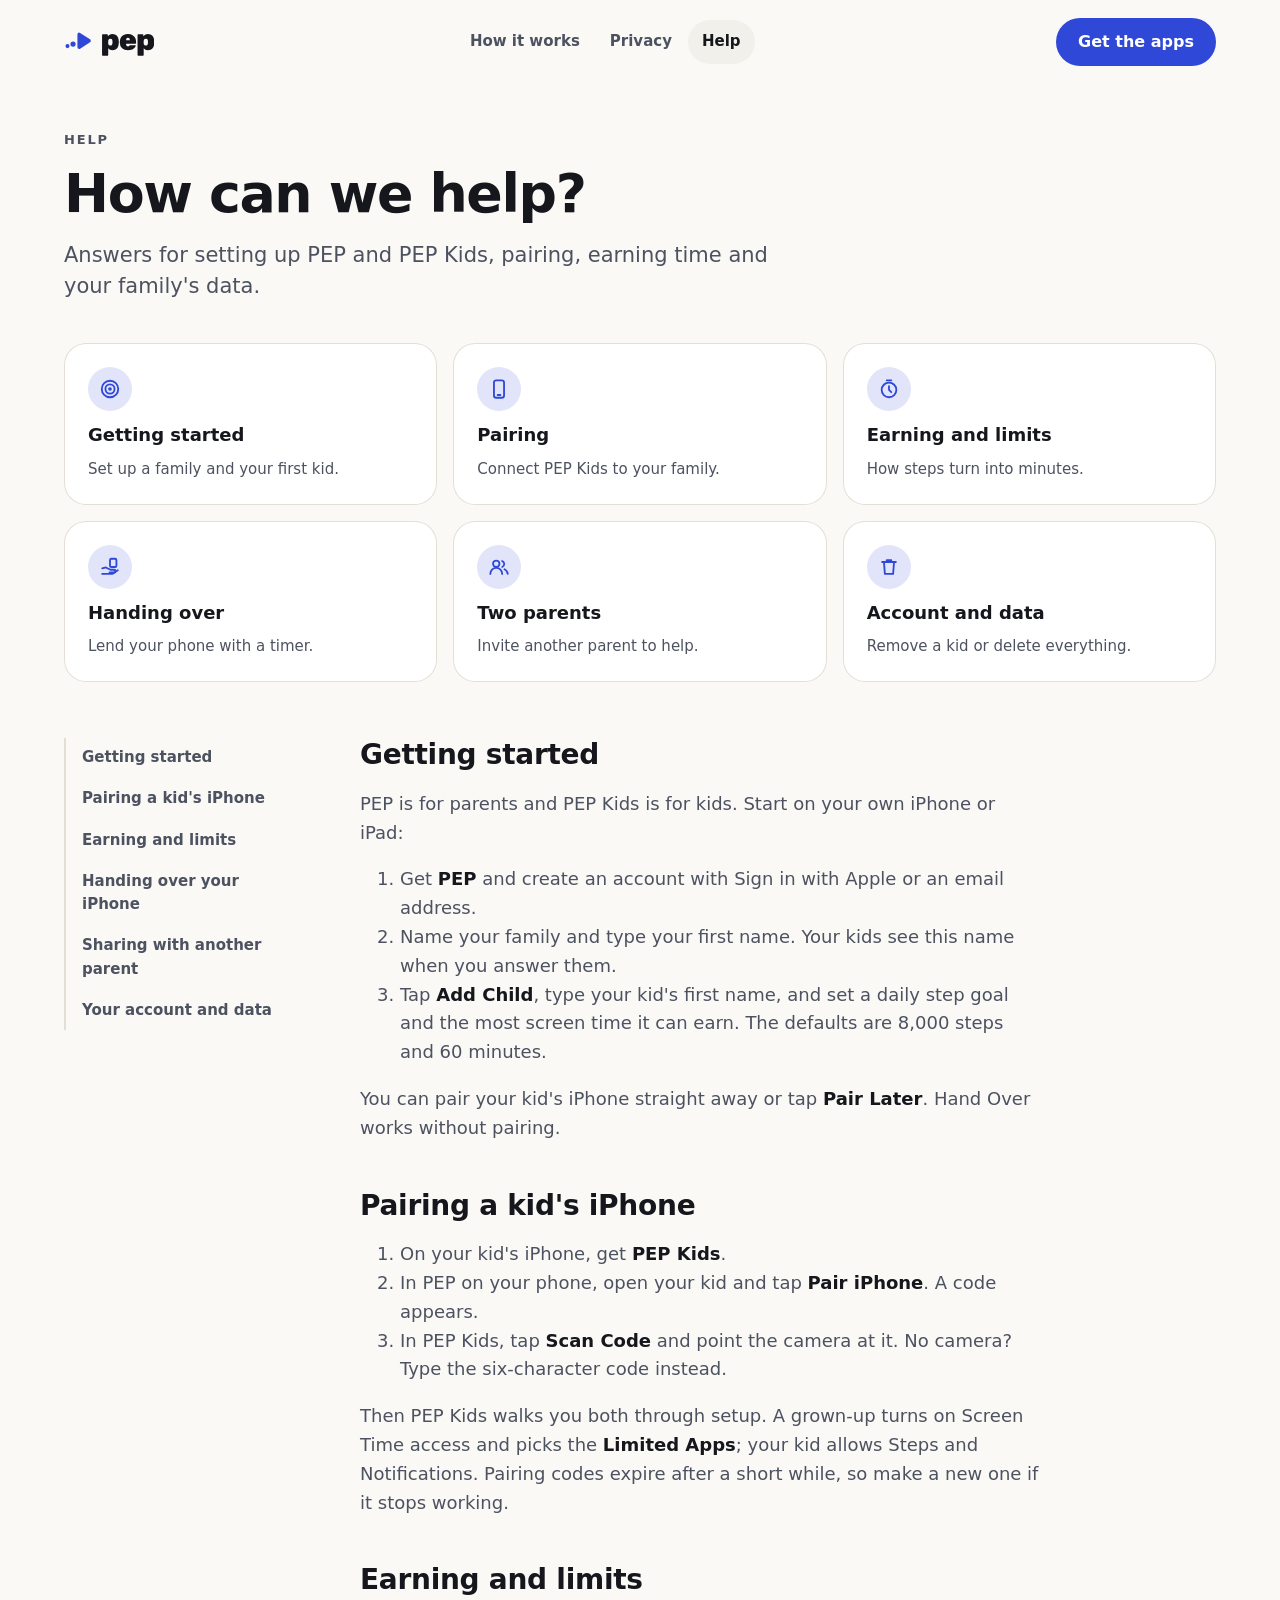
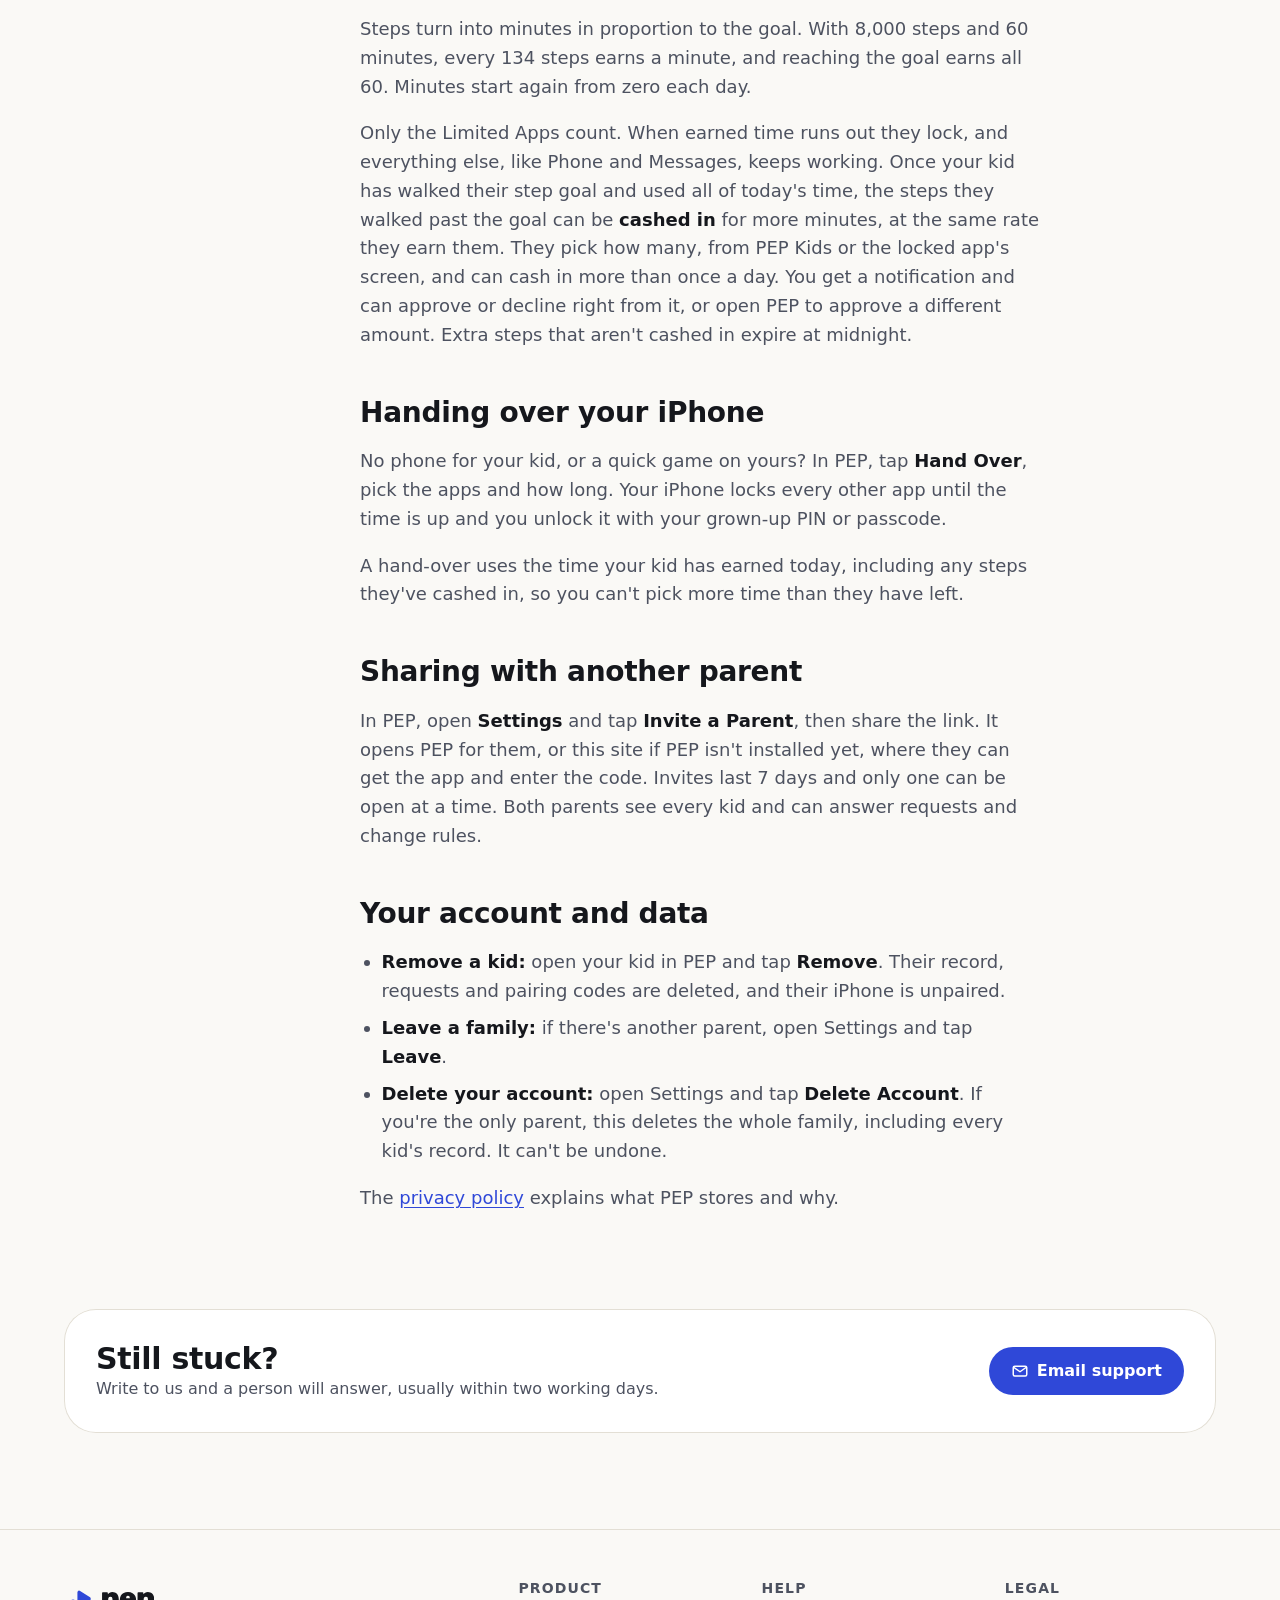
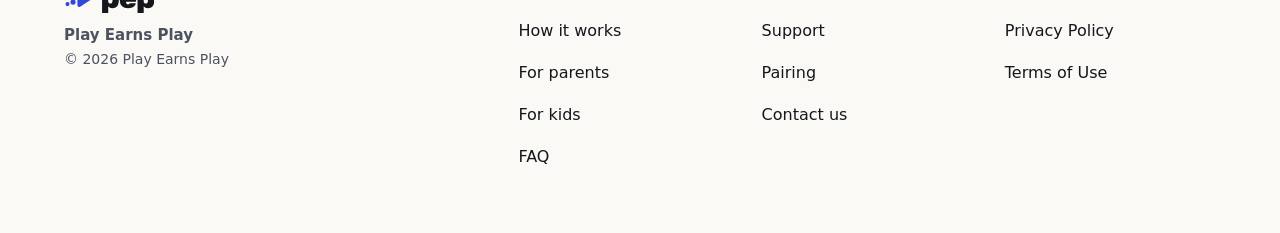
<file: support/index.html>
<!DOCTYPE html><html lang="en"><head>
<meta charset="utf-8">
<meta name="viewport" content="width=device-width, initial-scale=1">
<title>How can we help? · PEP</title>
<meta name="description" content="Answers for setting up PEP and PEP Kids, pairing, earning time and your family's data.">
<meta property="og:title" content="How can we help? · PEP">
<meta property="og:description" content="Answers for setting up PEP and PEP Kids, pairing, earning time and your family's data.">
<meta property="og:image" content="https://playearnsplay.com/Images/pep@2x.png">
<meta name="theme-color" content="#FAF9F6">
<meta name="color-scheme" content="light">
<link rel="icon" href="/favicon.svg" type="image/svg+xml">
<link rel="apple-touch-icon" href="/apple-touch-icon.png">
<link rel="stylesheet" href="/css/pep.css">
<link rel="stylesheet" href="/css/site.css">
</head>
<body class="site" data-theme="light">
<header class="wrap hdr">
  <a class="brand" href="/" aria-label="PEP home"><svg class="mark" width="28" height="28" viewBox="0 0 48 48" aria-hidden="true"><circle cx="6" cy="31" r="3.5" fill="var(--pep-mark-steps)"/><circle cx="15.5" cy="27.5" r="4.5" fill="var(--pep-mark-steps)"/><path d="M26 11 L26 33 L43 22 Z" fill="var(--pep-brand)" stroke="var(--pep-brand)" stroke-width="6" stroke-linejoin="round"/></svg><svg class="wm-svg" aria-hidden="true" xmlns="http://www.w3.org/2000/svg" viewBox="49.9 -532 1747.1 724"><path fill="currentColor" d="M78 190Q67.2 190 59.6 182.4Q51.9 174.8 51.9 163.9L51.9 -493.9Q51.9 -504.8 59.6 -512.4Q67.2 -520 78 -520L219.3 -520Q230.1 -520 237.8 -512.4Q245.4 -504.8 245.4 -493.9L245.4 -460.8Q268.8 -490.7 306 -510.3Q343.2 -530 397.1 -530Q443.9 -530 481.5 -516Q519.1 -502 546.9 -473.3Q574.8 -444.6 590.8 -400.9Q606.9 -357.3 609.5 -297.9Q610.5 -277.2 610.5 -260Q610.5 -242.8 609.5 -221.3Q607.7 -165.1 591.6 -121.9Q575.6 -78.7 547.7 -49.6Q519.9 -20.4 481.9 -5.2Q443.9 10 397.1 10Q351.4 10 316.2 -5.7Q280.9 -21.4 257.6 -53.6L257.6 163.9Q257.6 174.8 249.9 182.4Q242.3 190 231.5 190ZM328.6 -146.3Q355.1 -146.3 369.6 -156.9Q384.1 -167.4 390.5 -185.9Q397 -204.3 399 -227.9Q401.6 -260 399 -292.1Q397 -315.7 390.5 -334.1Q384.1 -352.6 369.6 -363.1Q355.1 -373.7 328.6 -373.7Q303.2 -373.7 287.8 -362.9Q272.2 -352.2 265.5 -334Q258.8 -315.9 257.6 -293.6Q256.6 -272.9 256.6 -256.6Q256.6 -240.3 257.6 -218.8Q258.6 -198.3 266.3 -182.1Q274.1 -165.8 289.2 -156.1Q304.4 -146.3 328.6 -146.3ZM917.5 10Q792.9 10 719.2 -54.3Q645.6 -118.6 644.1 -251.7Q643.9 -256.1 643.9 -262.4Q643.9 -268.8 644.1 -272.4Q646.6 -355 680.5 -412.7Q714.4 -470.4 774.9 -500.2Q835.4 -530 916.7 -530Q1009.4 -530 1069.8 -493.7Q1130.2 -457.4 1159.9 -396.6Q1189.7 -335.8 1189.7 -260.6L1189.7 -233.4Q1189.7 -222.6 1182 -215Q1174.2 -207.4 1163.4 -207.4L854.6 -207.4Q854.6 -206.6 854.6 -205Q854.6 -203.4 854.6 -201.4Q854.9 -176.8 861.3 -158.2Q867.8 -139.6 881.6 -129.2Q895.5 -118.7 915.9 -118.7Q928.8 -118.7 937.8 -122.8Q946.8 -126.8 953.7 -133.4Q960.5 -139.9 965.5 -145.5Q974.5 -155.2 980.3 -157.8Q986.1 -160.2 997.9 -160.2L1154.5 -160.2Q1164.3 -160.2 1170.8 -154.3Q1177.3 -148.4 1176.3 -138.6Q1175.3 -120.6 1159.2 -95.2Q1143.1 -69.8 1111.3 -45.8Q1079.5 -21.7 1030.9 -5.8Q982.4 10 917.5 10ZM854.6 -319.4L979.2 -319.4L979.2 -321Q979.2 -348.2 972 -367.1Q964.8 -386 950.7 -395.7Q936.6 -405.4 916.7 -405.4Q896.8 -405.4 882.8 -395.7Q868.8 -386 861.7 -367.1Q854.6 -348.2 854.6 -321ZM1262.6 190Q1251.8 190 1244.1 182.4Q1236.5 174.8 1236.5 163.9L1236.5 -493.9Q1236.5 -504.8 1244.1 -512.4Q1251.8 -520 1262.6 -520L1403.9 -520Q1414.7 -520 1422.3 -512.4Q1429.9 -504.8 1429.9 -493.9L1429.9 -460.8Q1453.3 -490.7 1490.6 -510.3Q1527.8 -530 1581.7 -530Q1628.5 -530 1666.1 -516Q1703.6 -502 1731.5 -473.3Q1759.3 -444.6 1775.4 -400.9Q1791.4 -357.3 1794.1 -297.9Q1795.1 -277.2 1795.1 -260Q1795.1 -242.8 1794.1 -221.3Q1792.2 -165.1 1776.2 -121.9Q1760.1 -78.7 1732.3 -49.6Q1704.4 -20.4 1666.5 -5.2Q1628.5 10 1581.7 10Q1535.9 10 1500.7 -5.7Q1465.5 -21.4 1442.1 -53.6L1442.1 163.9Q1442.1 174.8 1434.5 182.4Q1426.9 190 1416.1 190ZM1513.1 -146.3Q1539.6 -146.3 1554.1 -156.9Q1568.6 -167.4 1575.1 -185.9Q1581.6 -204.3 1583.6 -227.9Q1586.2 -260 1583.6 -292.1Q1581.6 -315.7 1575.1 -334.1Q1568.6 -352.6 1554.1 -363.1Q1539.6 -373.7 1513.1 -373.7Q1487.8 -373.7 1472.3 -362.9Q1456.8 -352.2 1450.1 -334Q1443.3 -315.9 1442.1 -293.6Q1441.1 -272.9 1441.1 -256.6Q1441.1 -240.3 1442.1 -218.8Q1443.1 -198.3 1450.9 -182.1Q1458.6 -165.8 1473.8 -156.1Q1489 -146.3 1513.1 -146.3Z"/></svg></a>
  <nav class="nav" aria-label="Main"><a href="/#how">How it works</a><a href="/privacy">Privacy</a><a href="/support" aria-current="page">Help</a></nav>
  <a class="btn" href="/#apps">Get the apps</a>
</header>
<main id="main">
<div class="wrap">
  <header class="doc-hero">
    <p class="eyebrow">Help</p>
    <h1 class="d2">How can we help?</h1>
    <p class="lede">Answers for setting up PEP and PEP Kids, pairing, earning time and your family's data.</p>
    
  </header>
  <ul class="topics" aria-label="Help topics"><li><a href="#getting-started"><span class="ti"><svg width="22" height="22" viewBox="0 0 24 24" fill="none" stroke="currentColor" stroke-width="2" stroke-linecap="round" stroke-linejoin="round" aria-hidden="true"><circle cx='12' cy='12' r='9'/><circle cx='12' cy='12' r='5'/><circle cx='12' cy='12' r='1'/></svg></span><b>Getting started</b><span>Set up a family and your first kid.</span></a></li><li><a href="#pairing-a-kids-iphone"><span class="ti"><svg width="22" height="22" viewBox="0 0 24 24" fill="none" stroke="currentColor" stroke-width="2" stroke-linecap="round" stroke-linejoin="round" aria-hidden="true"><rect x='6.5' y='2.5' width='11' height='19' rx='2.5'/><path d='M10.5 18.5h3'/></svg></span><b>Pairing</b><span>Connect PEP Kids to your family.</span></a></li><li><a href="#earning-and-limits"><span class="ti"><svg width="22" height="22" viewBox="0 0 24 24" fill="none" stroke="currentColor" stroke-width="2" stroke-linecap="round" stroke-linejoin="round" aria-hidden="true"><circle cx='12' cy='13' r='8'/><path d='M12 9v4l2.5 2.5M9.5 2.5h5'/></svg></span><b>Earning and limits</b><span>How steps turn into minutes.</span></a></li><li><a href="#handing-over-your-iphone"><span class="ti"><svg width="22" height="22" viewBox="0 0 24 24" fill="none" stroke="currentColor" stroke-width="2" stroke-linecap="round" stroke-linejoin="round" aria-hidden="true"><path d='M3.5 13.5l4-1 5 2.5h4a1.5 1.5 0 0 1 0 3h-5'/><path d='M3.5 19.5h11l6-4'/><rect x='12' y='3' width='7' height='9' rx='1.5'/></svg></span><b>Handing over</b><span>Lend your phone with a timer.</span></a></li><li><a href="#sharing-with-another-parent"><span class="ti"><svg width="22" height="22" viewBox="0 0 24 24" fill="none" stroke="currentColor" stroke-width="2" stroke-linecap="round" stroke-linejoin="round" aria-hidden="true"><circle cx='9' cy='8.5' r='3.5'/><path d='M2.5 19.5a6.5 6.5 0 0 1 13 0'/><path d='M15.5 5.5a3.5 3.5 0 0 1 0 6.5M18 14.5a6.5 6.5 0 0 1 3.5 5'/></svg></span><b>Two parents</b><span>Invite another parent to help.</span></a></li><li><a href="#your-account-and-data"><span class="ti"><svg width="22" height="22" viewBox="0 0 24 24" fill="none" stroke="currentColor" stroke-width="2" stroke-linecap="round" stroke-linejoin="round" aria-hidden="true"><path d='M4.5 6.5h15M9.5 6.5v-2h5v2M6.5 6.5l1 13h9l1-13'/></svg></span><b>Account and data</b><span>Remove a kid or delete everything.</span></a></li></ul>
  <div class="doc">
    <nav aria-label="On this page"><ul class="toc"><li><a href="#getting-started">Getting started</a></li><li><a href="#pairing-a-kids-iphone">Pairing a kid's iPhone</a></li><li><a href="#earning-and-limits">Earning and limits</a></li><li><a href="#handing-over-your-iphone">Handing over your iPhone</a></li><li><a href="#sharing-with-another-parent">Sharing with another parent</a></li><li><a href="#your-account-and-data">Your account and data</a></li></ul></nav>
    <article class="prose"><h2 id="getting-started">Getting started</h2><p>PEP is for parents and PEP Kids is for kids. Start on your own iPhone or iPad:</p><ol><li>Get <strong>PEP</strong> and create an account with Sign in with Apple or an email address.</li><li>Name your family and type your first name. Your kids see this name when you answer them.</li><li>Tap <strong>Add Child</strong>, type your kid's first name, and set a daily step goal and the most screen time it can earn. The defaults are 8,000 steps and 60 minutes.</li></ol><p>You can pair your kid's iPhone straight away or tap <strong>Pair Later</strong>. Hand Over works without pairing.</p><h2 id="pairing-a-kids-iphone">Pairing a kid's iPhone</h2><ol><li>On your kid's iPhone, get <strong>PEP Kids</strong>.</li><li>In PEP on your phone, open your kid and tap <strong>Pair iPhone</strong>. A code appears.</li><li>In PEP Kids, tap <strong>Scan Code</strong> and point the camera at it. No camera? Type the six-character code instead.</li></ol><p>Then PEP Kids walks you both through setup. A grown-up turns on Screen Time access and picks the <strong>Limited Apps</strong>; your kid allows Steps and Notifications. Pairing codes expire after a short while, so make a new one if it stops working.</p><h2 id="earning-and-limits">Earning and limits</h2><p>Steps turn into minutes in proportion to the goal. With 8,000 steps and 60 minutes, every 134 steps earns a minute, and reaching the goal earns all 60. Minutes start again from zero each day.</p><p>Only the Limited Apps count. When earned time runs out they lock, and everything else, like Phone and Messages, keeps working. Once your kid has walked their step goal and used all of today's time, the steps they walked past the goal can be <strong>cashed in</strong> for more minutes, at the same rate they earn them. They pick how many, from PEP Kids or the locked app's screen, and can cash in more than once a day. You get a notification and can approve or decline right from it, or open PEP to approve a different amount. Extra steps that aren't cashed in expire at midnight.</p><h2 id="handing-over-your-iphone">Handing over your iPhone</h2><p>No phone for your kid, or a quick game on yours? In PEP, tap <strong>Hand Over</strong>, pick the apps and how long. Your iPhone locks every other app until the time is up and you unlock it with your grown-up PIN or passcode.</p><p>A hand-over uses the time your kid has earned today, including any steps they've cashed in, so you can't pick more time than they have left.</p><h2 id="sharing-with-another-parent">Sharing with another parent</h2><p>In PEP, open <strong>Settings</strong> and tap <strong>Invite a Parent</strong>, then share the link. It opens PEP for them, or this site if PEP isn't installed yet, where they can get the app and enter the code. Invites last 7 days and only one can be open at a time. Both parents see every kid and can answer requests and change rules.</p><h2 id="your-account-and-data">Your account and data</h2><ul><li><strong>Remove a kid:</strong> open your kid in PEP and tap <strong>Remove</strong>. Their record, requests and pairing codes are deleted, and their iPhone is unpaired.</li><li><strong>Leave a family:</strong> if there's another parent, open Settings and tap <strong>Leave</strong>.</li><li><strong>Delete your account:</strong> open Settings and tap <strong>Delete Account</strong>. If you're the only parent, this deletes the whole family, including every kid's record. It can't be undone.</li></ul><p>The <a href="/privacy">privacy policy</a> explains what PEP stores and why.</p></article>
  </div>
  <section class="contact" aria-labelledby="contact-title">
  <div>
    <h2 class="t1" id="contact-title">Still stuck?</h2>
    <p class="body-2">Write to us and a person will answer, usually within two working days.</p>
  </div>
  <a class="btn" href="mailto:support@playearnsplay.com"><svg width="18" height="18" viewBox="0 0 24 24" fill="none" stroke="currentColor" stroke-width="2" stroke-linecap="round" stroke-linejoin="round" aria-hidden="true"><rect x='3' y='5.5' width='18' height='13' rx='2'/><path d='M3.5 7l8.5 6 8.5-6'/></svg> Email support</a>
</section>
<div style="height: 96px"></div>
</div>
</main>
<footer class="wrap ftr">
  <div class="lockup">
    <span class="brand"><svg class="mark" width="28" height="28" viewBox="0 0 48 48" aria-hidden="true"><circle cx="6" cy="31" r="3.5" fill="var(--pep-mark-steps)"/><circle cx="15.5" cy="27.5" r="4.5" fill="var(--pep-mark-steps)"/><path d="M26 11 L26 33 L43 22 Z" fill="var(--pep-brand)" stroke="var(--pep-brand)" stroke-width="6" stroke-linejoin="round"/></svg><svg class="wm-svg" aria-hidden="true" xmlns="http://www.w3.org/2000/svg" viewBox="49.9 -532 1747.1 724"><path fill="currentColor" d="M78 190Q67.2 190 59.6 182.4Q51.9 174.8 51.9 163.9L51.9 -493.9Q51.9 -504.8 59.6 -512.4Q67.2 -520 78 -520L219.3 -520Q230.1 -520 237.8 -512.4Q245.4 -504.8 245.4 -493.9L245.4 -460.8Q268.8 -490.7 306 -510.3Q343.2 -530 397.1 -530Q443.9 -530 481.5 -516Q519.1 -502 546.9 -473.3Q574.8 -444.6 590.8 -400.9Q606.9 -357.3 609.5 -297.9Q610.5 -277.2 610.5 -260Q610.5 -242.8 609.5 -221.3Q607.7 -165.1 591.6 -121.9Q575.6 -78.7 547.7 -49.6Q519.9 -20.4 481.9 -5.2Q443.9 10 397.1 10Q351.4 10 316.2 -5.7Q280.9 -21.4 257.6 -53.6L257.6 163.9Q257.6 174.8 249.9 182.4Q242.3 190 231.5 190ZM328.6 -146.3Q355.1 -146.3 369.6 -156.9Q384.1 -167.4 390.5 -185.9Q397 -204.3 399 -227.9Q401.6 -260 399 -292.1Q397 -315.7 390.5 -334.1Q384.1 -352.6 369.6 -363.1Q355.1 -373.7 328.6 -373.7Q303.2 -373.7 287.8 -362.9Q272.2 -352.2 265.5 -334Q258.8 -315.9 257.6 -293.6Q256.6 -272.9 256.6 -256.6Q256.6 -240.3 257.6 -218.8Q258.6 -198.3 266.3 -182.1Q274.1 -165.8 289.2 -156.1Q304.4 -146.3 328.6 -146.3ZM917.5 10Q792.9 10 719.2 -54.3Q645.6 -118.6 644.1 -251.7Q643.9 -256.1 643.9 -262.4Q643.9 -268.8 644.1 -272.4Q646.6 -355 680.5 -412.7Q714.4 -470.4 774.9 -500.2Q835.4 -530 916.7 -530Q1009.4 -530 1069.8 -493.7Q1130.2 -457.4 1159.9 -396.6Q1189.7 -335.8 1189.7 -260.6L1189.7 -233.4Q1189.7 -222.6 1182 -215Q1174.2 -207.4 1163.4 -207.4L854.6 -207.4Q854.6 -206.6 854.6 -205Q854.6 -203.4 854.6 -201.4Q854.9 -176.8 861.3 -158.2Q867.8 -139.6 881.6 -129.2Q895.5 -118.7 915.9 -118.7Q928.8 -118.7 937.8 -122.8Q946.8 -126.8 953.7 -133.4Q960.5 -139.9 965.5 -145.5Q974.5 -155.2 980.3 -157.8Q986.1 -160.2 997.9 -160.2L1154.5 -160.2Q1164.3 -160.2 1170.8 -154.3Q1177.3 -148.4 1176.3 -138.6Q1175.3 -120.6 1159.2 -95.2Q1143.1 -69.8 1111.3 -45.8Q1079.5 -21.7 1030.9 -5.8Q982.4 10 917.5 10ZM854.6 -319.4L979.2 -319.4L979.2 -321Q979.2 -348.2 972 -367.1Q964.8 -386 950.7 -395.7Q936.6 -405.4 916.7 -405.4Q896.8 -405.4 882.8 -395.7Q868.8 -386 861.7 -367.1Q854.6 -348.2 854.6 -321ZM1262.6 190Q1251.8 190 1244.1 182.4Q1236.5 174.8 1236.5 163.9L1236.5 -493.9Q1236.5 -504.8 1244.1 -512.4Q1251.8 -520 1262.6 -520L1403.9 -520Q1414.7 -520 1422.3 -512.4Q1429.9 -504.8 1429.9 -493.9L1429.9 -460.8Q1453.3 -490.7 1490.6 -510.3Q1527.8 -530 1581.7 -530Q1628.5 -530 1666.1 -516Q1703.6 -502 1731.5 -473.3Q1759.3 -444.6 1775.4 -400.9Q1791.4 -357.3 1794.1 -297.9Q1795.1 -277.2 1795.1 -260Q1795.1 -242.8 1794.1 -221.3Q1792.2 -165.1 1776.2 -121.9Q1760.1 -78.7 1732.3 -49.6Q1704.4 -20.4 1666.5 -5.2Q1628.5 10 1581.7 10Q1535.9 10 1500.7 -5.7Q1465.5 -21.4 1442.1 -53.6L1442.1 163.9Q1442.1 174.8 1434.5 182.4Q1426.9 190 1416.1 190ZM1513.1 -146.3Q1539.6 -146.3 1554.1 -156.9Q1568.6 -167.4 1575.1 -185.9Q1581.6 -204.3 1583.6 -227.9Q1586.2 -260 1583.6 -292.1Q1581.6 -315.7 1575.1 -334.1Q1568.6 -352.6 1554.1 -363.1Q1539.6 -373.7 1513.1 -373.7Q1487.8 -373.7 1472.3 -362.9Q1456.8 -352.2 1450.1 -334Q1443.3 -315.9 1442.1 -293.6Q1441.1 -272.9 1441.1 -256.6Q1441.1 -240.3 1442.1 -218.8Q1443.1 -198.3 1450.9 -182.1Q1458.6 -165.8 1473.8 -156.1Q1489 -146.3 1513.1 -146.3Z"/></svg></span>
    <small>Play Earns Play</small>
    <p class="caption">© 2026 Play Earns Play</p>
  </div>
  <div>
    <h3>Product</h3>
    <ul>
      <li><a href="/#how">How it works</a></li>
      <li><a href="/#parents">For parents</a></li>
      <li><a href="/#kids">For kids</a></li>
      <li><a href="/#faq">FAQ</a></li>
    </ul>
  </div>
  <div>
    <h3>Help</h3>
    <ul>
      <li><a href="/support">Support</a></li>
      <li><a href="/support#pairing-a-kids-iphone">Pairing</a></li>
      <li><a href="mailto:support@playearnsplay.com">Contact us</a></li>
    </ul>
  </div>
  <div>
    <h3>Legal</h3>
    <ul>
      <li><a href="/privacy">Privacy Policy</a></li>
      <li><a href="/terms">Terms of Use</a></li>
    </ul>
  </div>
</footer>
</body></html>
</file>
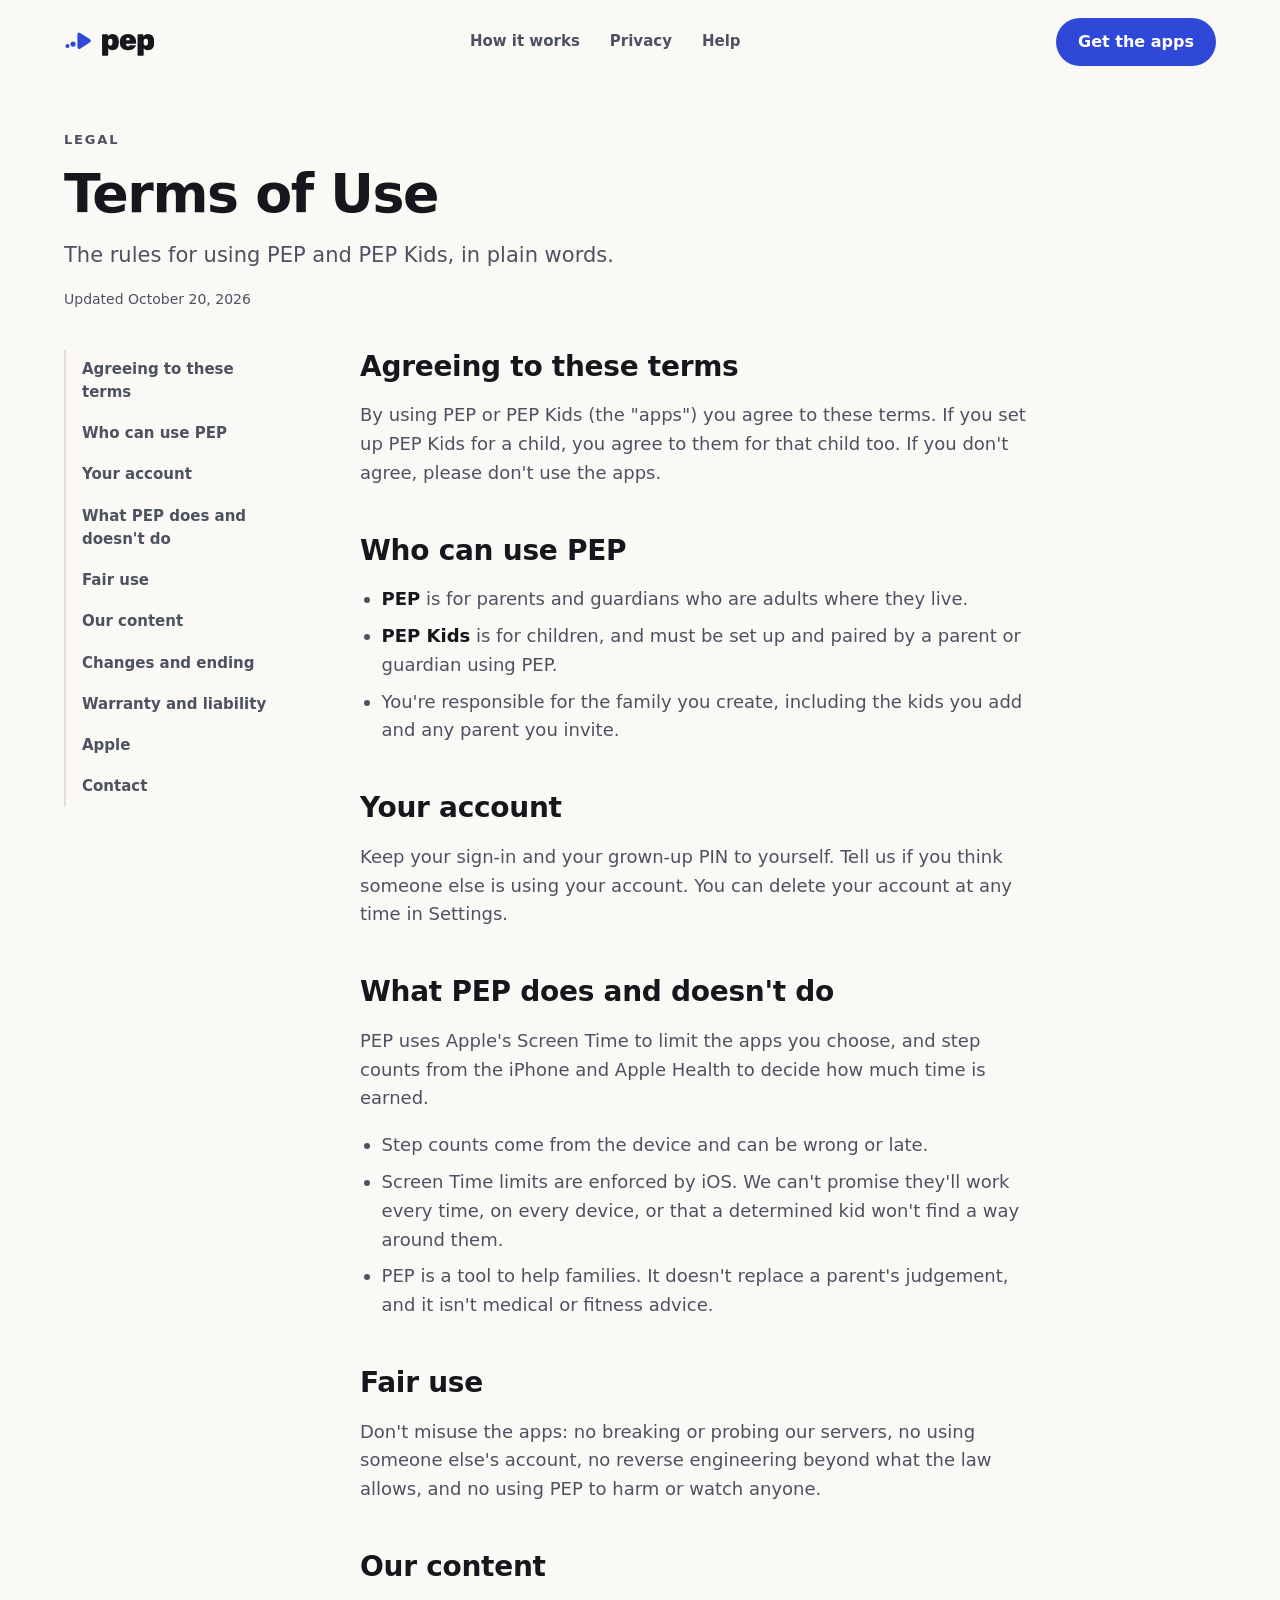
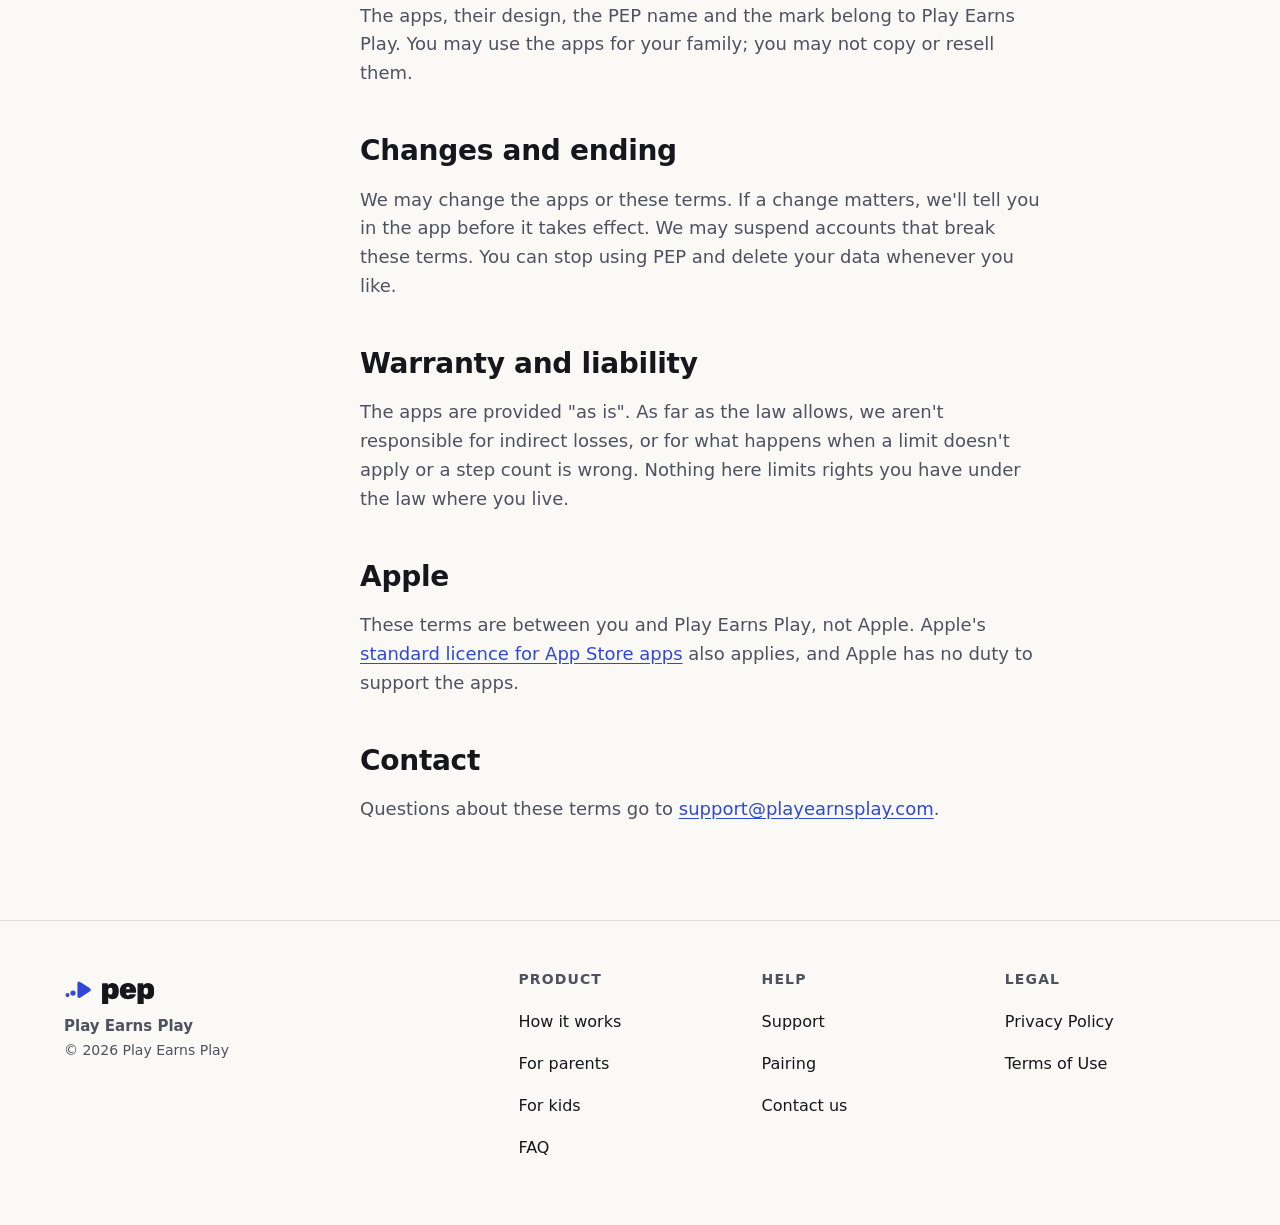
<file: terms/index.html>
<!DOCTYPE html><html lang="en"><head>
<meta charset="utf-8">
<meta name="viewport" content="width=device-width, initial-scale=1">
<title>Terms of Use · PEP</title>
<meta name="description" content="The rules for using PEP and PEP Kids, in plain words.">
<meta property="og:title" content="Terms of Use · PEP">
<meta property="og:description" content="The rules for using PEP and PEP Kids, in plain words.">
<meta property="og:image" content="https://playearnsplay.com/Images/pep@2x.png">
<meta name="theme-color" content="#FAF9F6">
<meta name="color-scheme" content="light">
<link rel="icon" href="/favicon.svg" type="image/svg+xml">
<link rel="apple-touch-icon" href="/apple-touch-icon.png">
<link rel="stylesheet" href="/css/pep.css">
<link rel="stylesheet" href="/css/site.css">
</head>
<body class="site" data-theme="light">
<header class="wrap hdr">
  <a class="brand" href="/" aria-label="PEP home"><svg class="mark" width="28" height="28" viewBox="0 0 48 48" aria-hidden="true"><circle cx="6" cy="31" r="3.5" fill="var(--pep-mark-steps)"/><circle cx="15.5" cy="27.5" r="4.5" fill="var(--pep-mark-steps)"/><path d="M26 11 L26 33 L43 22 Z" fill="var(--pep-brand)" stroke="var(--pep-brand)" stroke-width="6" stroke-linejoin="round"/></svg><svg class="wm-svg" aria-hidden="true" xmlns="http://www.w3.org/2000/svg" viewBox="49.9 -532 1747.1 724"><path fill="currentColor" d="M78 190Q67.2 190 59.6 182.4Q51.9 174.8 51.9 163.9L51.9 -493.9Q51.9 -504.8 59.6 -512.4Q67.2 -520 78 -520L219.3 -520Q230.1 -520 237.8 -512.4Q245.4 -504.8 245.4 -493.9L245.4 -460.8Q268.8 -490.7 306 -510.3Q343.2 -530 397.1 -530Q443.9 -530 481.5 -516Q519.1 -502 546.9 -473.3Q574.8 -444.6 590.8 -400.9Q606.9 -357.3 609.5 -297.9Q610.5 -277.2 610.5 -260Q610.5 -242.8 609.5 -221.3Q607.7 -165.1 591.6 -121.9Q575.6 -78.7 547.7 -49.6Q519.9 -20.4 481.9 -5.2Q443.9 10 397.1 10Q351.4 10 316.2 -5.7Q280.9 -21.4 257.6 -53.6L257.6 163.9Q257.6 174.8 249.9 182.4Q242.3 190 231.5 190ZM328.6 -146.3Q355.1 -146.3 369.6 -156.9Q384.1 -167.4 390.5 -185.9Q397 -204.3 399 -227.9Q401.6 -260 399 -292.1Q397 -315.7 390.5 -334.1Q384.1 -352.6 369.6 -363.1Q355.1 -373.7 328.6 -373.7Q303.2 -373.7 287.8 -362.9Q272.2 -352.2 265.5 -334Q258.8 -315.9 257.6 -293.6Q256.6 -272.9 256.6 -256.6Q256.6 -240.3 257.6 -218.8Q258.6 -198.3 266.3 -182.1Q274.1 -165.8 289.2 -156.1Q304.4 -146.3 328.6 -146.3ZM917.5 10Q792.9 10 719.2 -54.3Q645.6 -118.6 644.1 -251.7Q643.9 -256.1 643.9 -262.4Q643.9 -268.8 644.1 -272.4Q646.6 -355 680.5 -412.7Q714.4 -470.4 774.9 -500.2Q835.4 -530 916.7 -530Q1009.4 -530 1069.8 -493.7Q1130.2 -457.4 1159.9 -396.6Q1189.7 -335.8 1189.7 -260.6L1189.7 -233.4Q1189.7 -222.6 1182 -215Q1174.2 -207.4 1163.4 -207.4L854.6 -207.4Q854.6 -206.6 854.6 -205Q854.6 -203.4 854.6 -201.4Q854.9 -176.8 861.3 -158.2Q867.8 -139.6 881.6 -129.2Q895.5 -118.7 915.9 -118.7Q928.8 -118.7 937.8 -122.8Q946.8 -126.8 953.7 -133.4Q960.5 -139.9 965.5 -145.5Q974.5 -155.2 980.3 -157.8Q986.1 -160.2 997.9 -160.2L1154.5 -160.2Q1164.3 -160.2 1170.8 -154.3Q1177.3 -148.4 1176.3 -138.6Q1175.3 -120.6 1159.2 -95.2Q1143.1 -69.8 1111.3 -45.8Q1079.5 -21.7 1030.9 -5.8Q982.4 10 917.5 10ZM854.6 -319.4L979.2 -319.4L979.2 -321Q979.2 -348.2 972 -367.1Q964.8 -386 950.7 -395.7Q936.6 -405.4 916.7 -405.4Q896.8 -405.4 882.8 -395.7Q868.8 -386 861.7 -367.1Q854.6 -348.2 854.6 -321ZM1262.6 190Q1251.8 190 1244.1 182.4Q1236.5 174.8 1236.5 163.9L1236.5 -493.9Q1236.5 -504.8 1244.1 -512.4Q1251.8 -520 1262.6 -520L1403.9 -520Q1414.7 -520 1422.3 -512.4Q1429.9 -504.8 1429.9 -493.9L1429.9 -460.8Q1453.3 -490.7 1490.6 -510.3Q1527.8 -530 1581.7 -530Q1628.5 -530 1666.1 -516Q1703.6 -502 1731.5 -473.3Q1759.3 -444.6 1775.4 -400.9Q1791.4 -357.3 1794.1 -297.9Q1795.1 -277.2 1795.1 -260Q1795.1 -242.8 1794.1 -221.3Q1792.2 -165.1 1776.2 -121.9Q1760.1 -78.7 1732.3 -49.6Q1704.4 -20.4 1666.5 -5.2Q1628.5 10 1581.7 10Q1535.9 10 1500.7 -5.7Q1465.5 -21.4 1442.1 -53.6L1442.1 163.9Q1442.1 174.8 1434.5 182.4Q1426.9 190 1416.1 190ZM1513.1 -146.3Q1539.6 -146.3 1554.1 -156.9Q1568.6 -167.4 1575.1 -185.9Q1581.6 -204.3 1583.6 -227.9Q1586.2 -260 1583.6 -292.1Q1581.6 -315.7 1575.1 -334.1Q1568.6 -352.6 1554.1 -363.1Q1539.6 -373.7 1513.1 -373.7Q1487.8 -373.7 1472.3 -362.9Q1456.8 -352.2 1450.1 -334Q1443.3 -315.9 1442.1 -293.6Q1441.1 -272.9 1441.1 -256.6Q1441.1 -240.3 1442.1 -218.8Q1443.1 -198.3 1450.9 -182.1Q1458.6 -165.8 1473.8 -156.1Q1489 -146.3 1513.1 -146.3Z"/></svg></a>
  <nav class="nav" aria-label="Main"><a href="/#how">How it works</a><a href="/privacy">Privacy</a><a href="/support">Help</a></nav>
  <a class="btn" href="/#apps">Get the apps</a>
</header>
<main id="main">
<div class="wrap">
  <header class="doc-hero">
    <p class="eyebrow">Legal</p>
    <h1 class="d2">Terms of Use</h1>
    <p class="lede">The rules for using PEP and PEP Kids, in plain words.</p>
    <p class="caption">Updated October 20, 2026</p>
  </header>
  
  <div class="doc">
    <nav aria-label="On this page"><ul class="toc"><li><a href="#agreeing-to-these-terms">Agreeing to these terms</a></li><li><a href="#who-can-use-pep">Who can use PEP</a></li><li><a href="#your-account">Your account</a></li><li><a href="#what-pep-does-and-doesnt-do">What PEP does and doesn't do</a></li><li><a href="#fair-use">Fair use</a></li><li><a href="#our-content">Our content</a></li><li><a href="#changes-and-ending">Changes and ending</a></li><li><a href="#warranty-and-liability">Warranty and liability</a></li><li><a href="#apple">Apple</a></li><li><a href="#contact">Contact</a></li></ul></nav>
    <article class="prose"><h2 id="agreeing-to-these-terms">Agreeing to these terms</h2><p>By using PEP or PEP Kids (the "apps") you agree to these terms. If you set up PEP Kids for a child, you agree to them for that child too. If you don't agree, please don't use the apps.</p><h2 id="who-can-use-pep">Who can use PEP</h2><ul><li><strong>PEP</strong> is for parents and guardians who are adults where they live.</li><li><strong>PEP Kids</strong> is for children, and must be set up and paired by a parent or guardian using PEP.</li><li>You're responsible for the family you create, including the kids you add and any parent you invite.</li></ul><h2 id="your-account">Your account</h2><p>Keep your sign-in and your grown-up PIN to yourself. Tell us if you think someone else is using your account. You can delete your account at any time in Settings.</p><h2 id="what-pep-does-and-doesnt-do">What PEP does and doesn't do</h2><p>PEP uses Apple's Screen Time to limit the apps you choose, and step counts from the iPhone and Apple Health to decide how much time is earned.</p><ul><li>Step counts come from the device and can be wrong or late.</li><li>Screen Time limits are enforced by iOS. We can't promise they'll work every time, on every device, or that a determined kid won't find a way around them.</li><li>PEP is a tool to help families. It doesn't replace a parent's judgement, and it isn't medical or fitness advice.</li></ul><h2 id="fair-use">Fair use</h2><p>Don't misuse the apps: no breaking or probing our servers, no using someone else's account, no reverse engineering beyond what the law allows, and no using PEP to harm or watch anyone.</p><h2 id="our-content">Our content</h2><p>The apps, their design, the PEP name and the mark belong to Play Earns Play. You may use the apps for your family; you may not copy or resell them.</p><h2 id="changes-and-ending">Changes and ending</h2><p>We may change the apps or these terms. If a change matters, we'll tell you in the app before it takes effect. We may suspend accounts that break these terms. You can stop using PEP and delete your data whenever you like.</p><h2 id="warranty-and-liability">Warranty and liability</h2><p>The apps are provided "as is". As far as the law allows, we aren't responsible for indirect losses, or for what happens when a limit doesn't apply or a step count is wrong. Nothing here limits rights you have under the law where you live.</p><h2 id="apple">Apple</h2><p>These terms are between you and Play Earns Play, not Apple. Apple's <a href="https://www.apple.com/legal/internet-services/itunes/dev/stdeula/">standard licence for App Store apps</a> also applies, and Apple has no duty to support the apps.</p><h2 id="contact">Contact</h2><p>Questions about these terms go to <a href="mailto:support@playearnsplay.com">support@playearnsplay.com</a>.</p></article>
  </div>
  
</div>
</main>
<footer class="wrap ftr">
  <div class="lockup">
    <span class="brand"><svg class="mark" width="28" height="28" viewBox="0 0 48 48" aria-hidden="true"><circle cx="6" cy="31" r="3.5" fill="var(--pep-mark-steps)"/><circle cx="15.5" cy="27.5" r="4.5" fill="var(--pep-mark-steps)"/><path d="M26 11 L26 33 L43 22 Z" fill="var(--pep-brand)" stroke="var(--pep-brand)" stroke-width="6" stroke-linejoin="round"/></svg><svg class="wm-svg" aria-hidden="true" xmlns="http://www.w3.org/2000/svg" viewBox="49.9 -532 1747.1 724"><path fill="currentColor" d="M78 190Q67.2 190 59.6 182.4Q51.9 174.8 51.9 163.9L51.9 -493.9Q51.9 -504.8 59.6 -512.4Q67.2 -520 78 -520L219.3 -520Q230.1 -520 237.8 -512.4Q245.4 -504.8 245.4 -493.9L245.4 -460.8Q268.8 -490.7 306 -510.3Q343.2 -530 397.1 -530Q443.9 -530 481.5 -516Q519.1 -502 546.9 -473.3Q574.8 -444.6 590.8 -400.9Q606.9 -357.3 609.5 -297.9Q610.5 -277.2 610.5 -260Q610.5 -242.8 609.5 -221.3Q607.7 -165.1 591.6 -121.9Q575.6 -78.7 547.7 -49.6Q519.9 -20.4 481.9 -5.2Q443.9 10 397.1 10Q351.4 10 316.2 -5.7Q280.9 -21.4 257.6 -53.6L257.6 163.9Q257.6 174.8 249.9 182.4Q242.3 190 231.5 190ZM328.6 -146.3Q355.1 -146.3 369.6 -156.9Q384.1 -167.4 390.5 -185.9Q397 -204.3 399 -227.9Q401.6 -260 399 -292.1Q397 -315.7 390.5 -334.1Q384.1 -352.6 369.6 -363.1Q355.1 -373.7 328.6 -373.7Q303.2 -373.7 287.8 -362.9Q272.2 -352.2 265.5 -334Q258.8 -315.9 257.6 -293.6Q256.6 -272.9 256.6 -256.6Q256.6 -240.3 257.6 -218.8Q258.6 -198.3 266.3 -182.1Q274.1 -165.8 289.2 -156.1Q304.4 -146.3 328.6 -146.3ZM917.5 10Q792.9 10 719.2 -54.3Q645.6 -118.6 644.1 -251.7Q643.9 -256.1 643.9 -262.4Q643.9 -268.8 644.1 -272.4Q646.6 -355 680.5 -412.7Q714.4 -470.4 774.9 -500.2Q835.4 -530 916.7 -530Q1009.4 -530 1069.8 -493.7Q1130.2 -457.4 1159.9 -396.6Q1189.7 -335.8 1189.7 -260.6L1189.7 -233.4Q1189.7 -222.6 1182 -215Q1174.2 -207.4 1163.4 -207.4L854.6 -207.4Q854.6 -206.6 854.6 -205Q854.6 -203.4 854.6 -201.4Q854.9 -176.8 861.3 -158.2Q867.8 -139.6 881.6 -129.2Q895.5 -118.7 915.9 -118.7Q928.8 -118.7 937.8 -122.8Q946.8 -126.8 953.7 -133.4Q960.5 -139.9 965.5 -145.5Q974.5 -155.2 980.3 -157.8Q986.1 -160.2 997.9 -160.2L1154.5 -160.2Q1164.3 -160.2 1170.8 -154.3Q1177.3 -148.4 1176.3 -138.6Q1175.3 -120.6 1159.2 -95.2Q1143.1 -69.8 1111.3 -45.8Q1079.5 -21.7 1030.9 -5.8Q982.4 10 917.5 10ZM854.6 -319.4L979.2 -319.4L979.2 -321Q979.2 -348.2 972 -367.1Q964.8 -386 950.7 -395.7Q936.6 -405.4 916.7 -405.4Q896.8 -405.4 882.8 -395.7Q868.8 -386 861.7 -367.1Q854.6 -348.2 854.6 -321ZM1262.6 190Q1251.8 190 1244.1 182.4Q1236.5 174.8 1236.5 163.9L1236.5 -493.9Q1236.5 -504.8 1244.1 -512.4Q1251.8 -520 1262.6 -520L1403.9 -520Q1414.7 -520 1422.3 -512.4Q1429.9 -504.8 1429.9 -493.9L1429.9 -460.8Q1453.3 -490.7 1490.6 -510.3Q1527.8 -530 1581.7 -530Q1628.5 -530 1666.1 -516Q1703.6 -502 1731.5 -473.3Q1759.3 -444.6 1775.4 -400.9Q1791.4 -357.3 1794.1 -297.9Q1795.1 -277.2 1795.1 -260Q1795.1 -242.8 1794.1 -221.3Q1792.2 -165.1 1776.2 -121.9Q1760.1 -78.7 1732.3 -49.6Q1704.4 -20.4 1666.5 -5.2Q1628.5 10 1581.7 10Q1535.9 10 1500.7 -5.7Q1465.5 -21.4 1442.1 -53.6L1442.1 163.9Q1442.1 174.8 1434.5 182.4Q1426.9 190 1416.1 190ZM1513.1 -146.3Q1539.6 -146.3 1554.1 -156.9Q1568.6 -167.4 1575.1 -185.9Q1581.6 -204.3 1583.6 -227.9Q1586.2 -260 1583.6 -292.1Q1581.6 -315.7 1575.1 -334.1Q1568.6 -352.6 1554.1 -363.1Q1539.6 -373.7 1513.1 -373.7Q1487.8 -373.7 1472.3 -362.9Q1456.8 -352.2 1450.1 -334Q1443.3 -315.9 1442.1 -293.6Q1441.1 -272.9 1441.1 -256.6Q1441.1 -240.3 1442.1 -218.8Q1443.1 -198.3 1450.9 -182.1Q1458.6 -165.8 1473.8 -156.1Q1489 -146.3 1513.1 -146.3Z"/></svg></span>
    <small>Play Earns Play</small>
    <p class="caption">© 2026 Play Earns Play</p>
  </div>
  <div>
    <h3>Product</h3>
    <ul>
      <li><a href="/#how">How it works</a></li>
      <li><a href="/#parents">For parents</a></li>
      <li><a href="/#kids">For kids</a></li>
      <li><a href="/#faq">FAQ</a></li>
    </ul>
  </div>
  <div>
    <h3>Help</h3>
    <ul>
      <li><a href="/support">Support</a></li>
      <li><a href="/support#pairing-a-kids-iphone">Pairing</a></li>
      <li><a href="mailto:support@playearnsplay.com">Contact us</a></li>
    </ul>
  </div>
  <div>
    <h3>Legal</h3>
    <ul>
      <li><a href="/privacy">Privacy Policy</a></li>
      <li><a href="/terms">Terms of Use</a></li>
    </ul>
  </div>
</footer>
</body></html>
</file>
<file: css/pep.css>
/* =====================================================================
   Play Earns Play · marketing site · tokens + components
   Batch 6 · B-04. Values come from batch 1's Color.pep roles (sRGB).
   Drop into Publish as Resources/css/pep.css.
   Theme: light by default, dark from prefers-color-scheme, or forced
   with data-theme="light" | "dark" on the .site root.
   Layout responds to the .site container (container queries), so the
   same page works full-window and inside a fixed-width frame.
   Breakpoints: phone < 700 · tablet 700–1023 · desktop ≥ 1024
   ===================================================================== */

/* ---------- 1 · Tokens (light) ---------- */
.site {
  /* surfaces */
  --pep-bg: #FAF9F6;
  --pep-bg-grouped: #F2F0EA;
  --pep-surface: #FFFFFF;
  --pep-surface-raised: #FFFFFF;
  --pep-separator: #E3DFD5;
  /* text */
  --pep-text: #15171C;
  --pep-text-2: #4D5260;
  --pep-text-3: #646977;
  /* brand */
  --pep-brand: #2F48D8;          /* links, icons, text */
  --pep-brand-fill: #2F48D8;     /* buttons */
  --pep-brand-pressed: #2333C4;
  --pep-on-brand: #FFFFFF;
  --pep-lime: #D4F06A;
  --pep-on-lime: #15171C;
  --pep-lime-tint: #F0FACB;
  /* activity roles */
  --pep-steps: #2FA84F;
  --pep-steps-tint: #E2F3E6;
  --pep-steps-text: #01732C;
  --pep-earned: #1E9BE8;
  --pep-earned-tint: #E0F1FC;
  --pep-earned-text: #0168A1;
  --pep-pending-tint: #E2E5FA;
  --pep-pending-text: #2F48D8;
  --pep-approved-tint: #DEF2F0;
  --pep-approved-text: #086F63;
  --pep-owed-tint: #EEE7FD;
  --pep-owed-text: #723DD7;
  /* privacy band */
  --pep-band: #15171C;
  --pep-band-card: #22252D;
  --pep-band-line: #3A3E49;
  --pep-on-band: #F3F4F7;
  --pep-on-band-2: #B3B8C5;
  --pep-band-accent: #D4F06A;
  /* Pip */
  --pep-pip: #2F48D8;
  --pep-pip-legs: #15171C;
  --pep-pip-eye: #FFFFFF;
  --pep-pip-pupil: #15171C;
  /* App Store badge (Apple's artwork is black in both themes) */
  --pep-badge-bg: #000000;
  --pep-badge-line: #A6A6A6;
  /* elevation */
  --pep-shadow-1: 0 1px 2px rgba(21,23,28,.08), 0 4px 14px rgba(21,23,28,.06);
  --pep-shadow-2: 0 2px 6px rgba(21,23,28,.08), 0 10px 28px rgba(21,23,28,.12);
  /* type */
  --pep-font-display: Rubik, ui-rounded, "SF Pro Rounded", system-ui, sans-serif;
  --pep-font-text: system-ui, -apple-system, BlinkMacSystemFont, "SF Pro Text", "Helvetica Neue", Arial, sans-serif;
  --pep-font-rounded: ui-rounded, "SF Pro Rounded", Rubik, system-ui, sans-serif;
  --pep-font-mono: ui-monospace, "SF Mono", Menlo, monospace;
  /* radius */
  --pep-radius-control: 14px;
  --pep-radius-card: 22px;
  --pep-radius-card-kids: 28px;
  --pep-radius-panel: 32px;
  --pep-radius-pill: 999px;
  /* space (4-pt base) */
  --pep-space-1: 4px;
  --pep-space-2: 8px;
  --pep-space-3: 12px;
  --pep-space-4: 16px;
  --pep-space-5: 24px;
  --pep-space-6: 32px;
  --pep-space-7: 48px;
  --pep-space-8: 64px;
  --pep-space-9: 96px;
  /* widths */
  --pep-width-page: 1200px;
  --pep-width-text: 680px;
  /* motion */
  --pep-ease: cubic-bezier(.2, .8, .2, 1);
  --pep-dur: 200ms;

  color-scheme: light;
}

/* ---------- 2 · Tokens (dark) ---------- */
.site[data-theme="dark"] {
  --pep-bg: #0C0E13;
  --pep-bg-grouped: #12151C;
  --pep-surface: #191C24;
  --pep-surface-raised: #232731;
  --pep-separator: #323744;
  --pep-text: #F3F4F7;
  --pep-text-2: #B3B8C5;
  --pep-text-3: #9399A8;
  --pep-brand: #6488FF;
  --pep-brand-fill: #4058F0;
  --pep-brand-pressed: #3141D9;
  --pep-on-brand: #FFFFFF;
  --pep-lime: #C9EB5C;
  --pep-on-lime: #0C0E13;
  --pep-lime-tint: #39412E;
  --pep-steps: #2FA84F;
  --pep-steps-tint: #1E3E2E;
  --pep-steps-text: #51B666;
  --pep-earned: #1E9BE8;
  --pep-earned-tint: #1A3A53;
  --pep-earned-text: #46A9EE;
  --pep-pending-tint: #2B3659;
  --pep-pending-text: #7D9EFF;
  --pep-approved-tint: #173D3F;
  --pep-approved-text: #45B3A3;
  --pep-owed-tint: #342B56;
  --pep-owed-text: #A487FF;
  --pep-band: #191C24;
  --pep-band-card: #232731;
  --pep-band-line: #323744;
  --pep-on-band: #F3F4F7;
  --pep-on-band-2: #B3B8C5;
  --pep-band-accent: #C9EB5C;
  --pep-pip: #6488FF;
  --pep-pip-legs: #C9EB5C;
  --pep-pip-eye: #FFFFFF;
  --pep-pip-pupil: #0C0E13;
  --pep-shadow-1: 0 0 0 .5px rgba(255,255,255,.12);
  --pep-shadow-2: 0 0 0 .5px rgba(255,255,255,.18), 0 10px 28px rgba(0,0,0,.5);
  color-scheme: dark;
}
@media (prefers-color-scheme: dark) {
  .site:not([data-theme="light"]):not([data-theme="dark"]) {
    --pep-bg: #0C0E13;
    --pep-bg-grouped: #12151C;
    --pep-surface: #191C24;
    --pep-surface-raised: #232731;
    --pep-separator: #323744;
    --pep-text: #F3F4F7;
    --pep-text-2: #B3B8C5;
    --pep-text-3: #9399A8;
    --pep-brand: #6488FF;
    --pep-brand-fill: #4058F0;
    --pep-brand-pressed: #3141D9;
    --pep-on-brand: #FFFFFF;
    --pep-lime: #C9EB5C;
    --pep-on-lime: #0C0E13;
    --pep-lime-tint: #39412E;
    --pep-steps-tint: #1E3E2E;
    --pep-steps-text: #51B666;
    --pep-earned-tint: #1A3A53;
    --pep-earned-text: #46A9EE;
    --pep-pending-tint: #2B3659;
    --pep-pending-text: #7D9EFF;
    --pep-approved-tint: #173D3F;
    --pep-approved-text: #45B3A3;
    --pep-owed-tint: #342B56;
    --pep-owed-text: #A487FF;
    --pep-band: #191C24;
    --pep-band-card: #232731;
    --pep-band-line: #323744;
    --pep-band-accent: #C9EB5C;
    --pep-pip: #6488FF;
    --pep-pip-legs: #C9EB5C;
    --pep-pip-pupil: #0C0E13;
    --pep-shadow-1: 0 0 0 .5px rgba(255,255,255,.12);
    --pep-shadow-2: 0 0 0 .5px rgba(255,255,255,.18), 0 10px 28px rgba(0,0,0,.5);
    color-scheme: dark;
  }
}
@media (prefers-contrast: more) {
  .site { --pep-separator: #8A867C; --pep-text-2: #2F333D; --pep-text-3: #424754; --pep-brand: #273ACB; --pep-brand-fill: #273ACB; }
  .site[data-theme="dark"] { --pep-separator: #7A8090; --pep-text-2: #D4D8E2; --pep-text-3: #BAC0CC; --pep-brand: #99B4FE; --pep-brand-fill: #3344DB; }
}

/* ---------- 3 · Base ---------- */
.site {
  container-type: inline-size;
  container-name: site;
  box-sizing: border-box;
  background: var(--pep-bg);
  color: var(--pep-text);
  font-family: var(--pep-font-text);
  font-size: 18px;
  line-height: 1.55;
  -webkit-font-smoothing: antialiased;
  text-rendering: optimizeLegibility;
}
.site *, .site *::before, .site *::after { box-sizing: border-box; }
.site a { color: var(--pep-brand); text-underline-offset: .18em; }
.site a:hover { color: var(--pep-brand-pressed); }
.site[data-theme="dark"] a:hover { color: #99B4FE; }
.site :focus-visible { outline: 3px solid var(--pep-brand); outline-offset: 3px; border-radius: 8px; }
/* Zero specificity, so a class's own margin (.topics, .formula) still applies. */
:where(.site) :where(h1, h2, h3, h4, p, ul, ol, figure) { margin: 0; }
.site img, .site svg { display: block; max-width: 100%; }
.site .vh { position: absolute; width: 1px; height: 1px; overflow: hidden; clip: rect(0 0 0 0); white-space: nowrap; }

.wrap { width: 100%; max-width: calc(var(--pep-width-page) + 2 * clamp(16px, 5cqi, 64px)); margin: 0 auto; padding-inline: clamp(16px, 5cqi, 64px); }

/* ---------- 4 · Type ---------- */
.eyebrow { font-size: 13px; line-height: 16px; font-weight: 700; letter-spacing: .14em; text-transform: uppercase; color: var(--pep-text-2); }
.d1 { font-family: var(--pep-font-display); font-weight: 800; font-size: clamp(42px, 6.2cqi, 84px); line-height: 1.0; letter-spacing: -.03em; text-wrap: balance; }
.d2 { font-family: var(--pep-font-display); font-weight: 800; font-size: clamp(32px, 4.2cqi, 56px); line-height: 1.04; letter-spacing: -.025em; text-wrap: balance; }
.t1 { font-family: var(--pep-font-display); font-weight: 700; font-size: clamp(24px, 2.4cqi, 30px); line-height: 1.2; letter-spacing: -.01em; }
.t2 { font-size: 20px; line-height: 1.3; font-weight: 700; letter-spacing: -.005em; }
.lede { font-size: clamp(18px, 1.7cqi, 21px); line-height: 1.5; color: var(--pep-text-2); max-width: 36em; text-wrap: pretty; }
.body-2 { font-size: 16px; line-height: 1.5; color: var(--pep-text-2); }
.caption { font-size: 14px; line-height: 1.45; color: var(--pep-text-2); }
.kid { font-family: var(--pep-font-rounded); }
.num { font-family: var(--pep-font-rounded); font-weight: 800; font-variant-numeric: tabular-nums; letter-spacing: -.02em; }
.ph { font-family: var(--pep-font-mono); font-size: .82em; background: var(--pep-pending-tint); color: var(--pep-pending-text); padding: .05em .4em; border-radius: 6px; white-space: nowrap; }

/* ---------- 5 · Header ---------- */
.hdr { display: flex; flex-wrap: wrap; align-items: center; justify-content: space-between; gap: 12px 24px; padding-block: 18px; }
.brand { display: inline-flex; align-items: center; gap: 10px; color: var(--pep-text); text-decoration: none; min-height: 44px; }
.site a.brand, .site a.brand:hover { color: var(--pep-text); }
.wm { font-family: Rubik, var(--pep-font-display); font-weight: 800; font-size: 30px; line-height: 1; letter-spacing: -.035em; padding-bottom: 6px; }
.nav { display: flex; flex-wrap: wrap; align-items: center; gap: 2px; list-style: none; padding: 0; }
.nav a { display: inline-flex; align-items: center; min-height: 44px; padding: 0 14px; border-radius: var(--pep-radius-pill); font-size: 15px; font-weight: 600; color: var(--pep-text-2); text-decoration: none; }
.nav a:hover { background: var(--pep-bg-grouped); color: var(--pep-text); }
.nav a[aria-current="page"] { color: var(--pep-text); background: var(--pep-bg-grouped); }

/* ---------- 6 · Buttons and badges ---------- */
.btn { display: inline-flex; align-items: center; justify-content: center; gap: 8px; min-height: 48px; padding: 0 22px; border-radius: var(--pep-radius-pill); font: 600 16px/1 var(--pep-font-text); text-decoration: none; border: 0; cursor: pointer; background: var(--pep-brand-fill); color: var(--pep-on-brand); transition: background var(--pep-dur) var(--pep-ease); }
.site a.btn, .site a.btn:hover { color: var(--pep-on-brand); }
.btn:hover { background: var(--pep-brand-pressed); }
.btn-quiet { background: var(--pep-surface); color: var(--pep-text); box-shadow: inset 0 0 0 1px var(--pep-separator); }
.site a.btn-quiet, .site a.btn-quiet:hover { color: var(--pep-text); }
.btn-quiet:hover { background: var(--pep-bg-grouped); }

.badges { display: flex; flex-wrap: wrap; gap: 16px 20px; }
.get { display: flex; flex-direction: column; gap: 8px; }
.get-label { font-size: 14px; line-height: 1.3; font-weight: 600; color: var(--pep-text-2); }
/* Placeholder for Apple's official "Download on the App Store" badge.
   Ship Apple's artwork from developer.apple.com/app-store/marketing/guidelines
   at 40px+ height; don't redraw it. */
.badge { display: inline-flex; align-items: center; gap: 10px; height: 52px; padding: 0 18px 0 14px; border-radius: 11px; background: var(--pep-badge-bg); color: #FFFFFF; box-shadow: inset 0 0 0 1px var(--pep-badge-line); text-decoration: none; min-width: 172px; }
.site a.badge, .site a.badge:hover { color: #FFFFFF; }
.badge-glyph { width: 24px; height: 24px; border-radius: 6px; border: 1.5px dashed rgba(255,255,255,.55); flex: none; }
.badge-txt { display: flex; flex-direction: column; line-height: 1.05; }
.badge-txt small { font-size: 11px; font-weight: 500; letter-spacing: .01em; }
.badge-txt b { font-size: 21px; font-weight: 600; letter-spacing: -.015em; }

/* ---------- 7 · Hero ---------- */
.hero { display: grid; grid-template-columns: minmax(0, 1.05fr) minmax(0, .95fr); gap: 56px; align-items: center; padding-block: 40px 104px; }
.hero-copy { display: flex; flex-direction: column; gap: 24px; }
.hero-art { position: relative; background: var(--pep-lime); border-radius: var(--pep-radius-panel); aspect-ratio: 1 / 1; overflow: hidden; display: flex; align-items: center; justify-content: center; }
.hero-art .pip { width: 64%; height: auto; transform: translate(-6%, -10%); }
/* Dark mode's lime legs would vanish on the lime panel. */
.hero-art { --pep-pip-legs: #15171C; }
.hero-card { position: absolute; left: 7%; right: 7%; bottom: 7%; background: var(--pep-surface); color: var(--pep-text); border-radius: var(--pep-radius-card-kids); box-shadow: var(--pep-shadow-2); padding: 20px 22px; display: grid; grid-template-columns: repeat(2, minmax(0, 1fr)); gap: 16px 20px; }
.stat { display: flex; flex-direction: column; gap: 6px; min-width: 0; }
.stat-top { display: flex; align-items: center; gap: 8px; font-size: 14px; font-weight: 600; color: var(--pep-text-2); }
.stat-val { font-family: var(--pep-font-rounded); font-weight: 800; font-size: 30px; line-height: 1; letter-spacing: -.02em; font-variant-numeric: tabular-nums; }
.stat-val span { font-size: 16px; font-weight: 700; color: var(--pep-text-2); letter-spacing: 0; }
.bar { height: 10px; border-radius: var(--pep-radius-pill); background: var(--pep-steps-tint); overflow: hidden; }
.bar > i { display: block; height: 100%; border-radius: inherit; background: var(--pep-steps); }
.bar.earned { background: var(--pep-earned-tint); }
.bar.earned > i { background: var(--pep-earned); }

/* ---------- 8 · Sections ---------- */
.section { padding-block: clamp(64px, 8cqi, 112px); }
.section + .section { padding-top: 0; }
.section-head { display: flex; flex-direction: column; gap: 16px; max-width: 760px; margin-bottom: clamp(32px, 4cqi, 48px); }

.how { display: grid; grid-template-columns: repeat(4, minmax(0, 1fr)); gap: 20px; list-style: none; padding: 0; counter-reset: how; }
.how li { background: var(--pep-surface); border-radius: var(--pep-radius-card); box-shadow: inset 0 0 0 1px var(--pep-separator); padding: 28px 24px; display: flex; flex-direction: column; gap: 12px; }
.how-n { width: 44px; height: 44px; border-radius: 50%; background: var(--pep-brand-fill); color: var(--pep-on-brand); display: flex; align-items: center; justify-content: center; font-family: var(--pep-font-display); font-weight: 800; font-size: 20px; margin-bottom: 6px; }
.how li p { font-size: 16px; line-height: 1.5; color: var(--pep-text-2); }
.formula { margin-top: 20px; background: var(--pep-bg-grouped); border-radius: var(--pep-radius-card); padding: 20px 24px; display: flex; flex-wrap: wrap; align-items: center; gap: 12px 28px; font-size: 16px; color: var(--pep-text-2); }
.formula b { color: var(--pep-text); }
.chip { display: inline-flex; align-items: center; gap: 6px; min-height: 32px; padding: 0 12px; border-radius: var(--pep-radius-pill); font-size: 15px; font-weight: 700; }
.chip-steps { background: var(--pep-steps-tint); color: var(--pep-steps-text); }
.chip-earned { background: var(--pep-earned-tint); color: var(--pep-earned-text); }

.split { display: grid; grid-template-columns: repeat(2, minmax(0, 1fr)); gap: 24px; }
.aud { border-radius: var(--pep-radius-panel); padding: clamp(28px, 4cqi, 52px); display: flex; flex-direction: column; gap: 28px; }
.aud-parent { background: var(--pep-surface); box-shadow: inset 0 0 0 1px var(--pep-separator); }
.aud-kids { background: var(--pep-lime-tint); }
.aud-kids .d2, .aud-kids .t2 { font-family: var(--pep-font-rounded); }
.feat { list-style: none; padding: 0; display: flex; flex-direction: column; gap: 18px; }
.feat li { display: grid; grid-template-columns: 44px minmax(0, 1fr); gap: 16px; align-items: start; }
.feat-i { width: 44px; height: 44px; border-radius: 50%; display: flex; align-items: center; justify-content: center; background: var(--pep-pending-tint); color: var(--pep-pending-text); }
.aud-kids .feat-i { background: var(--pep-surface); color: var(--pep-steps-text); }
.feat b { display: block; font-size: 18px; line-height: 1.35; }
.feat li > div > span { display: block; font-size: 16px; line-height: 1.5; color: var(--pep-text-2); }

/* mock request row (illustration, not a control) */
.mock { background: var(--pep-bg); border-radius: var(--pep-radius-card); padding: 16px; display: flex; flex-direction: column; gap: 14px; box-shadow: inset 0 0 0 1px var(--pep-separator); }
.mock-row { display: flex; align-items: center; gap: 14px; }
.ava { width: 44px; height: 44px; border-radius: 50%; display: flex; align-items: center; justify-content: center; font: 800 21px/1 var(--pep-font-rounded); color: #15171C; flex: none; }
.mock-t { display: flex; flex-direction: column; min-width: 0; }
.mock-t b { font-size: 17px; line-height: 1.3; }
.mock-t span { font-size: 14px; color: var(--pep-text-2); }
.mock-acts { display: flex; gap: 10px; }
.mock-btn { flex: 1; min-height: 44px; border-radius: var(--pep-radius-pill); display: flex; align-items: center; justify-content: center; font-size: 16px; font-weight: 600; background: var(--pep-brand-fill); color: var(--pep-on-brand); }
.mock-btn.quiet { background: var(--pep-surface); color: var(--pep-text); box-shadow: inset 0 0 0 1px var(--pep-separator); }

.kidcard { background: var(--pep-surface); border-radius: var(--pep-radius-card-kids); padding: 22px; display: grid; grid-template-columns: auto minmax(0, 1fr); gap: 18px; align-items: center; font-family: var(--pep-font-rounded); }
.kidcard .pip-s { width: 96px; height: auto; }
.kidcard b { display: block; font-size: 26px; line-height: 1.15; font-weight: 800; }
.kidcard span { display: block; font-size: 17px; line-height: 1.4; font-weight: 500; color: var(--pep-text-2); }

/* privacy band */
.band { background: var(--pep-band); color: var(--pep-on-band); border-radius: var(--pep-radius-panel); padding: clamp(32px, 5cqi, 72px); display: flex; flex-direction: column; gap: 40px; box-shadow: inset 0 0 0 1px var(--pep-band-line); }
.band .eyebrow { color: var(--pep-band-accent); }
.band .lede { color: var(--pep-on-band-2); }
.site .band a { color: var(--pep-band-accent); }
.pgrid { display: grid; grid-template-columns: repeat(3, minmax(0, 1fr)); gap: 20px; list-style: none; padding: 0; }
.pgrid li { background: var(--pep-band-card); border-radius: var(--pep-radius-card); padding: 28px; display: flex; flex-direction: column; gap: 12px; box-shadow: inset 0 0 0 1px var(--pep-band-line); }
.pgrid .pi { width: 48px; height: 48px; border-radius: 14px; background: var(--pep-band-accent); color: #15171C; display: flex; align-items: center; justify-content: center; margin-bottom: 4px; }
.pgrid p { font-size: 16px; line-height: 1.5; color: var(--pep-on-band-2); }
.band-foot { display: flex; flex-wrap: wrap; gap: 12px 32px; font-size: 16px; color: var(--pep-on-band-2); }

/* get the apps */
.apps { display: grid; grid-template-columns: repeat(2, minmax(0, 1fr)); gap: 24px; }
.appcard { background: var(--pep-surface); border-radius: var(--pep-radius-panel); box-shadow: inset 0 0 0 1px var(--pep-separator); padding: clamp(24px, 3.4cqi, 40px); display: flex; gap: 24px; align-items: flex-start; }
.appicon { width: 96px; height: 96px; border-radius: 22.4%; flex: none; overflow: hidden; box-shadow: var(--pep-shadow-1); }
.appcard-body { display: flex; flex-direction: column; gap: 14px; min-width: 0; }

/* FAQ */
.faq { max-width: 860px; border-top: 1px solid var(--pep-separator); }
.faq details { border-bottom: 1px solid var(--pep-separator); }
.faq summary { list-style: none; cursor: pointer; min-height: 72px; padding: 18px 0; display: flex; align-items: center; justify-content: space-between; gap: 24px; font-size: 19px; line-height: 1.35; font-weight: 700; }
.faq summary::-webkit-details-marker { display: none; }
.faq .plus { width: 32px; height: 32px; border-radius: 50%; background: var(--pep-bg-grouped); color: var(--pep-text); display: flex; align-items: center; justify-content: center; flex: none; transition: transform var(--pep-dur) var(--pep-ease); }
.faq details[open] .plus { transform: rotate(45deg); }
.faq .ans { padding: 0 56px 24px 0; display: flex; flex-direction: column; gap: 12px; color: var(--pep-text-2); font-size: 17px; line-height: 1.6; }

/* footer */
.ftr { border-top: 1px solid var(--pep-separator); padding-block: 48px 56px; display: grid; grid-template-columns: minmax(0, 2fr) repeat(3, minmax(0, 1fr)); gap: 32px; }
.ftr h3 { font-size: 14px; font-weight: 700; letter-spacing: .08em; text-transform: uppercase; color: var(--pep-text-2); margin-bottom: 12px; }
.ftr ul { list-style: none; padding: 0; display: flex; flex-direction: column; gap: 2px; }
.ftr ul a { display: inline-flex; align-items: center; min-height: 40px; font-size: 16px; color: var(--pep-text); text-decoration: none; }
.ftr ul a:hover { text-decoration: underline; color: var(--pep-text); }
.lockup { display: flex; flex-direction: column; gap: 2px; }
.lockup small { font-size: 15px; font-weight: 700; color: var(--pep-text-2); }

/* ---------- 9 · Document pages (support, privacy) ---------- */
.doc-hero { padding-block: 48px 40px; display: flex; flex-direction: column; gap: 18px; max-width: 820px; }
.doc { display: grid; grid-template-columns: 240px minmax(0, 1fr); gap: 56px; align-items: start; padding-bottom: 96px; }
.toc { position: relative; display: flex; flex-direction: column; gap: 2px; list-style: none; padding: 0; border-left: 2px solid var(--pep-separator); }
.toc a { display: block; padding: 8px 16px; font-size: 15px; font-weight: 600; color: var(--pep-text-2); text-decoration: none; margin-left: -2px; border-left: 2px solid transparent; }
.toc a:hover { color: var(--pep-text); border-left-color: var(--pep-brand); }
.prose { max-width: var(--pep-width-text); display: flex; flex-direction: column; gap: 18px; }
.prose h2 { font-family: var(--pep-font-display); font-weight: 700; font-size: 28px; line-height: 1.2; letter-spacing: -.01em; margin-top: 28px; }
.prose h2:first-child { margin-top: 0; }
.prose h3 { font-size: 19px; font-weight: 700; margin-top: 8px; }
.prose p, .prose li { font-size: 18px; line-height: 1.6; color: var(--pep-text-2); }
.prose ul { padding-left: 1.2em; display: flex; flex-direction: column; gap: 8px; }
.prose strong { color: var(--pep-text); }
.callout { background: var(--pep-lime-tint); border-radius: var(--pep-radius-card); padding: 22px 24px; display: grid; grid-template-columns: 28px minmax(0, 1fr); gap: 14px; font-size: 17px; line-height: 1.5; color: var(--pep-text); }
.dl { display: grid; grid-template-columns: repeat(2, minmax(0, 1fr)); gap: 16px; }
.dl > div { background: var(--pep-surface); border-radius: var(--pep-radius-card); box-shadow: inset 0 0 0 1px var(--pep-separator); padding: 20px 22px; display: flex; flex-direction: column; gap: 8px; }
.dl b { font-size: 16px; }
.dl ul { list-style: none; padding: 0; gap: 4px; }
.dl li { font-size: 16px; line-height: 1.45; }
.topics { display: grid; grid-template-columns: repeat(3, minmax(0, 1fr)); gap: 16px; list-style: none; padding: 0; margin-bottom: 56px; }
.topics a { height: 100%; display: flex; flex-direction: column; gap: 10px; padding: 24px; border-radius: var(--pep-radius-card); background: var(--pep-surface); box-shadow: inset 0 0 0 1px var(--pep-separator); text-decoration: none; color: var(--pep-text); }
.site .topics a, .site .topics a:hover { color: var(--pep-text); }
.topics a:hover { box-shadow: inset 0 0 0 2px var(--pep-brand); }
.topics .ti { width: 44px; height: 44px; border-radius: 50%; display: flex; align-items: center; justify-content: center; background: var(--pep-pending-tint); color: var(--pep-pending-text); }
.topics b { font-size: 18px; }
.topics span { font-size: 15px; line-height: 1.45; color: var(--pep-text-2); }
.contact { background: var(--pep-surface); border-radius: var(--pep-radius-panel); box-shadow: inset 0 0 0 1px var(--pep-separator); padding: 32px; display: flex; flex-wrap: wrap; align-items: center; justify-content: space-between; gap: 20px; }
.steps-ol { list-style: none; padding: 0; counter-reset: s; display: flex; flex-direction: column; gap: 10px; }
.steps-ol li { counter-increment: s; display: grid; grid-template-columns: 32px minmax(0, 1fr); gap: 12px; }
.steps-ol li::before { content: counter(s); width: 28px; height: 28px; border-radius: 50%; background: var(--pep-bg-grouped); color: var(--pep-text); font: 800 15px/28px var(--pep-font-display); text-align: center; margin-top: 2px; }

/* ---------- 10 · Responsive (container queries) ---------- */
@container site (max-width: 1023px) {
  .hero { grid-template-columns: minmax(0, 1fr); gap: 40px; padding-bottom: 80px; }
  .hero-art { aspect-ratio: 16 / 11; }
  .hero-art .pip { width: 40%; transform: translate(-4%, -18%); }
  .hero-card { left: 6%; right: 6%; bottom: 6%; }
  .how { grid-template-columns: repeat(2, minmax(0, 1fr)); }
  .split { grid-template-columns: minmax(0, 1fr); }
  .topics { grid-template-columns: repeat(2, minmax(0, 1fr)); }
  .ftr { grid-template-columns: repeat(3, minmax(0, 1fr)); }
  .ftr > .lockup { grid-column: 1 / -1; }
  .doc { grid-template-columns: minmax(0, 1fr); gap: 32px; }
  .toc { flex-direction: row; flex-wrap: wrap; border-left: 0; gap: 8px; }
  .toc a { margin: 0; border: 1px solid var(--pep-separator); border-radius: var(--pep-radius-pill); padding: 8px 14px; }
}
@container site (max-width: 699px) {
  .site, .wrap { font-size: 17px; }
  .hdr { padding-block: 10px; }
  .hdr .nav { order: 3; width: 100%; flex-wrap: nowrap; overflow-x: auto; margin-inline: -8px; padding-bottom: 4px; }
  .nav a { padding: 0 10px; white-space: nowrap; }
  .hdr .btn { min-height: 44px; padding: 0 16px; font-size: 15px; }
  .hero { padding-block: 16px 0; gap: 32px; }
  /* Stack Pip above the card so the card never covers him. */
  .hero-art { aspect-ratio: auto; flex-direction: column; gap: 20px; padding: 32px 6% 6%; }
  .hero-art .pip { width: 52%; transform: translateX(-4%); }
  .hero-card { position: static; align-self: stretch; grid-template-columns: minmax(0, 1fr); gap: 14px; padding: 18px; }
  .badges { flex-direction: column; }
  .how { grid-template-columns: minmax(0, 1fr); }
  .pgrid { grid-template-columns: minmax(0, 1fr); }
  .apps { grid-template-columns: minmax(0, 1fr); }
  .appcard { flex-direction: column; }
  .kidcard { grid-template-columns: minmax(0, 1fr); justify-items: start; }
  .kidcard b { font-size: 24px; }
  .faq summary { font-size: 18px; }
  .faq .ans { padding-right: 0; }
  .ftr { grid-template-columns: minmax(0, 1fr); gap: 24px; }
  .dl, .topics { grid-template-columns: minmax(0, 1fr); }
  .contact { padding: 24px; }
  .callout { grid-template-columns: minmax(0, 1fr); }
}

/* ---------- 11 · Motion preferences ---------- */
@media (prefers-reduced-motion: reduce) {
  .site *, .site *::before, .site *::after { transition: none !important; animation: none !important; }
}
</file>
<file: css/site.css>
/* Additions to pep.css for the built site. Keep pep.css as the designer
   returned it (batch 6), so a new export can replace it wholesale. */

/* PEP is for kids, so the site stays light even when the visitor's device
   is in dark mode: Theme.swift sets data-theme="light", which opts out of
   pep.css's dark tokens. (The apps still follow the system.) */

/* The mark's footsteps: cobalt on paper (Brand-Mark board). */
.site { --pep-mark-steps: var(--pep-brand); }

/* The privacy band on a soft cobalt tint with white cards, in place of the
   designer's ink band. The icon tiles stay lime. */
.site {
  --pep-band: #E7EBFF;
  --pep-band-card: #FFFFFF;
  --pep-band-line: #D3D9FA;
  --pep-on-band: var(--pep-text);
  --pep-on-band-2: var(--pep-text-2);
  --pep-band-accent: var(--pep-brand);
}
.pgrid .pi { background: var(--pep-lime); }

html, body.site { margin: 0; min-height: 100%; }
.site [hidden] { display: none !important; }
.site .mark { flex: none; }
.hero-art { margin: 0; }
.stat-top svg, .chip svg { flex: none; }
.band-foot { gap: 12px 32px; }
.prose table { border-collapse: collapse; width: 100%; font-size: 16px; }
.prose th, .prose td { text-align: left; padding: 10px 12px 10px 0; border-bottom: 1px solid var(--pep-separator); vertical-align: top; color: var(--pep-text-2); }
.prose th { color: var(--pep-text); }
.contact .btn svg { flex: none; }

/* The outlined wordmark (B-03) at the size .wm sets text: 30px type, so the
   724-unit box is 21.7px tall. The margin centres the x-height, not the
   descenders, on the mark. */
.wm-svg { display: block; height: 21.7px; width: auto; margin-top: 5.4px; flex: none; }
</file>
